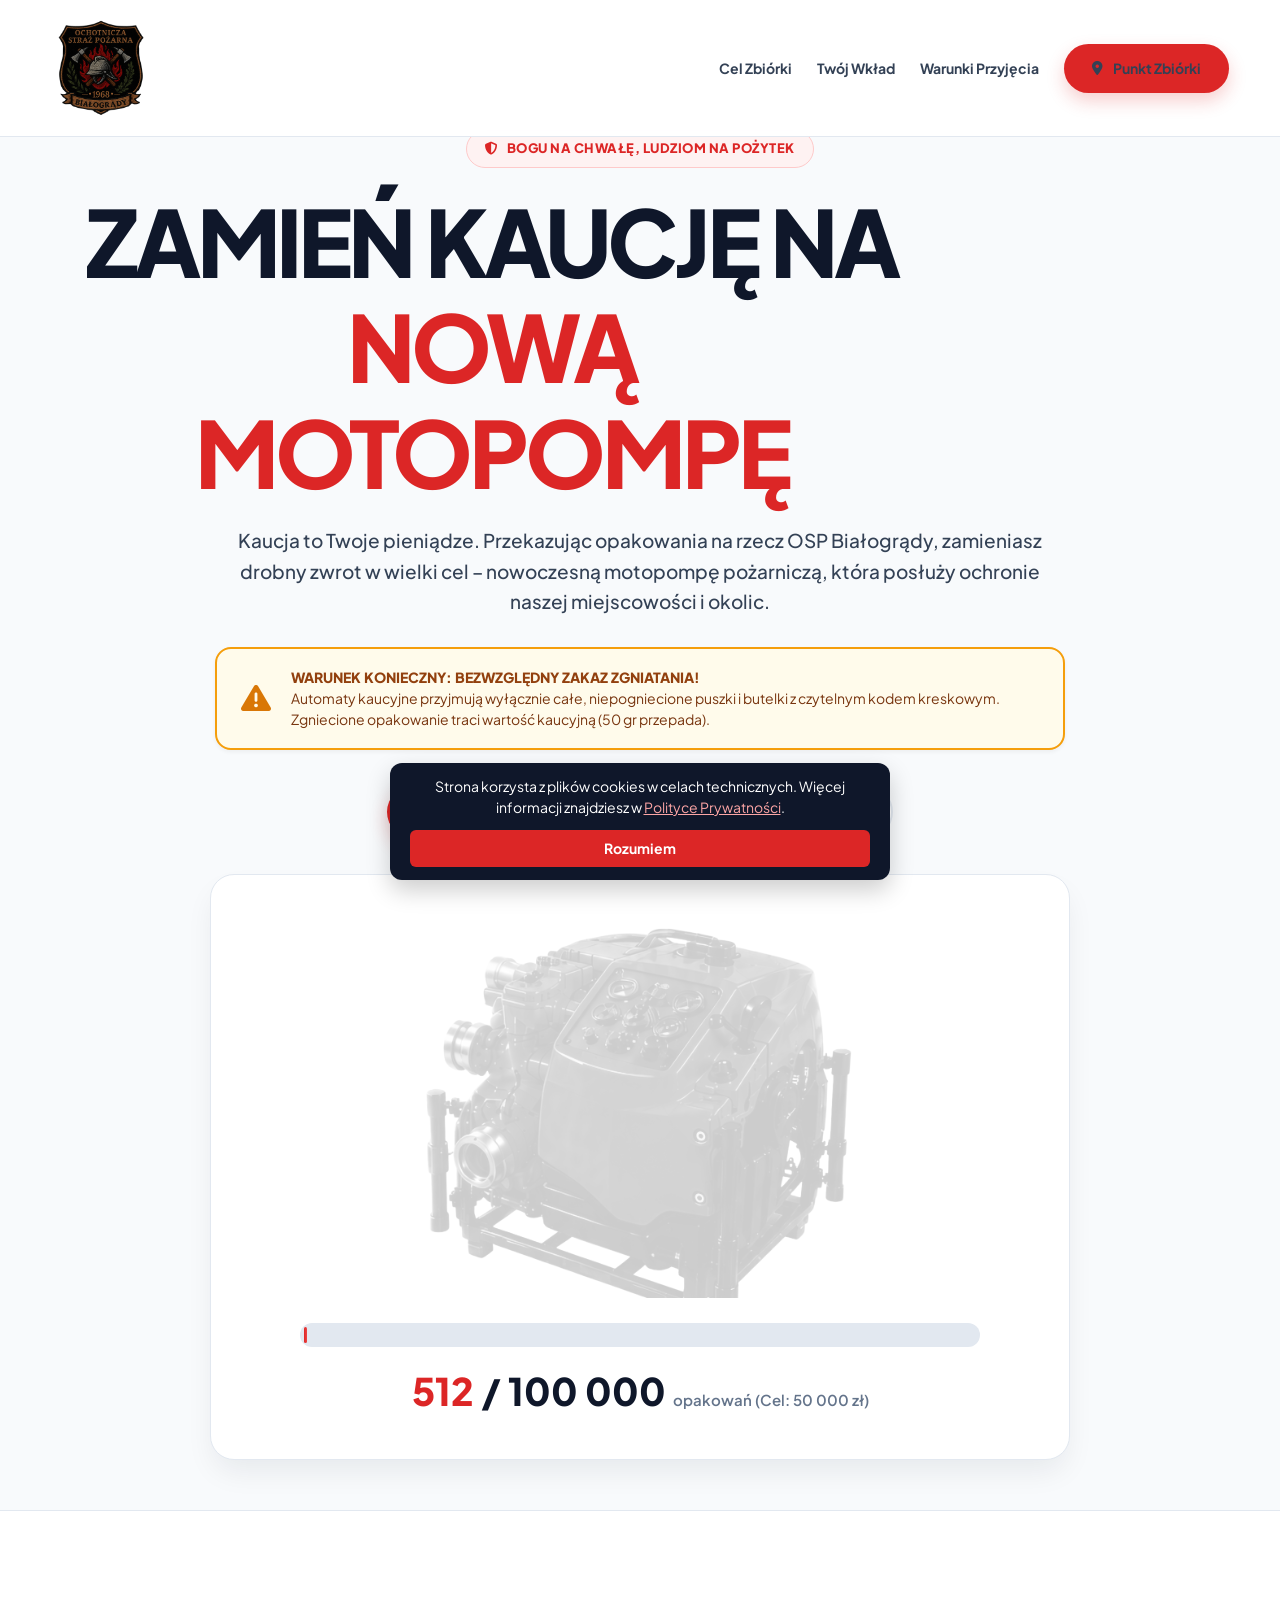
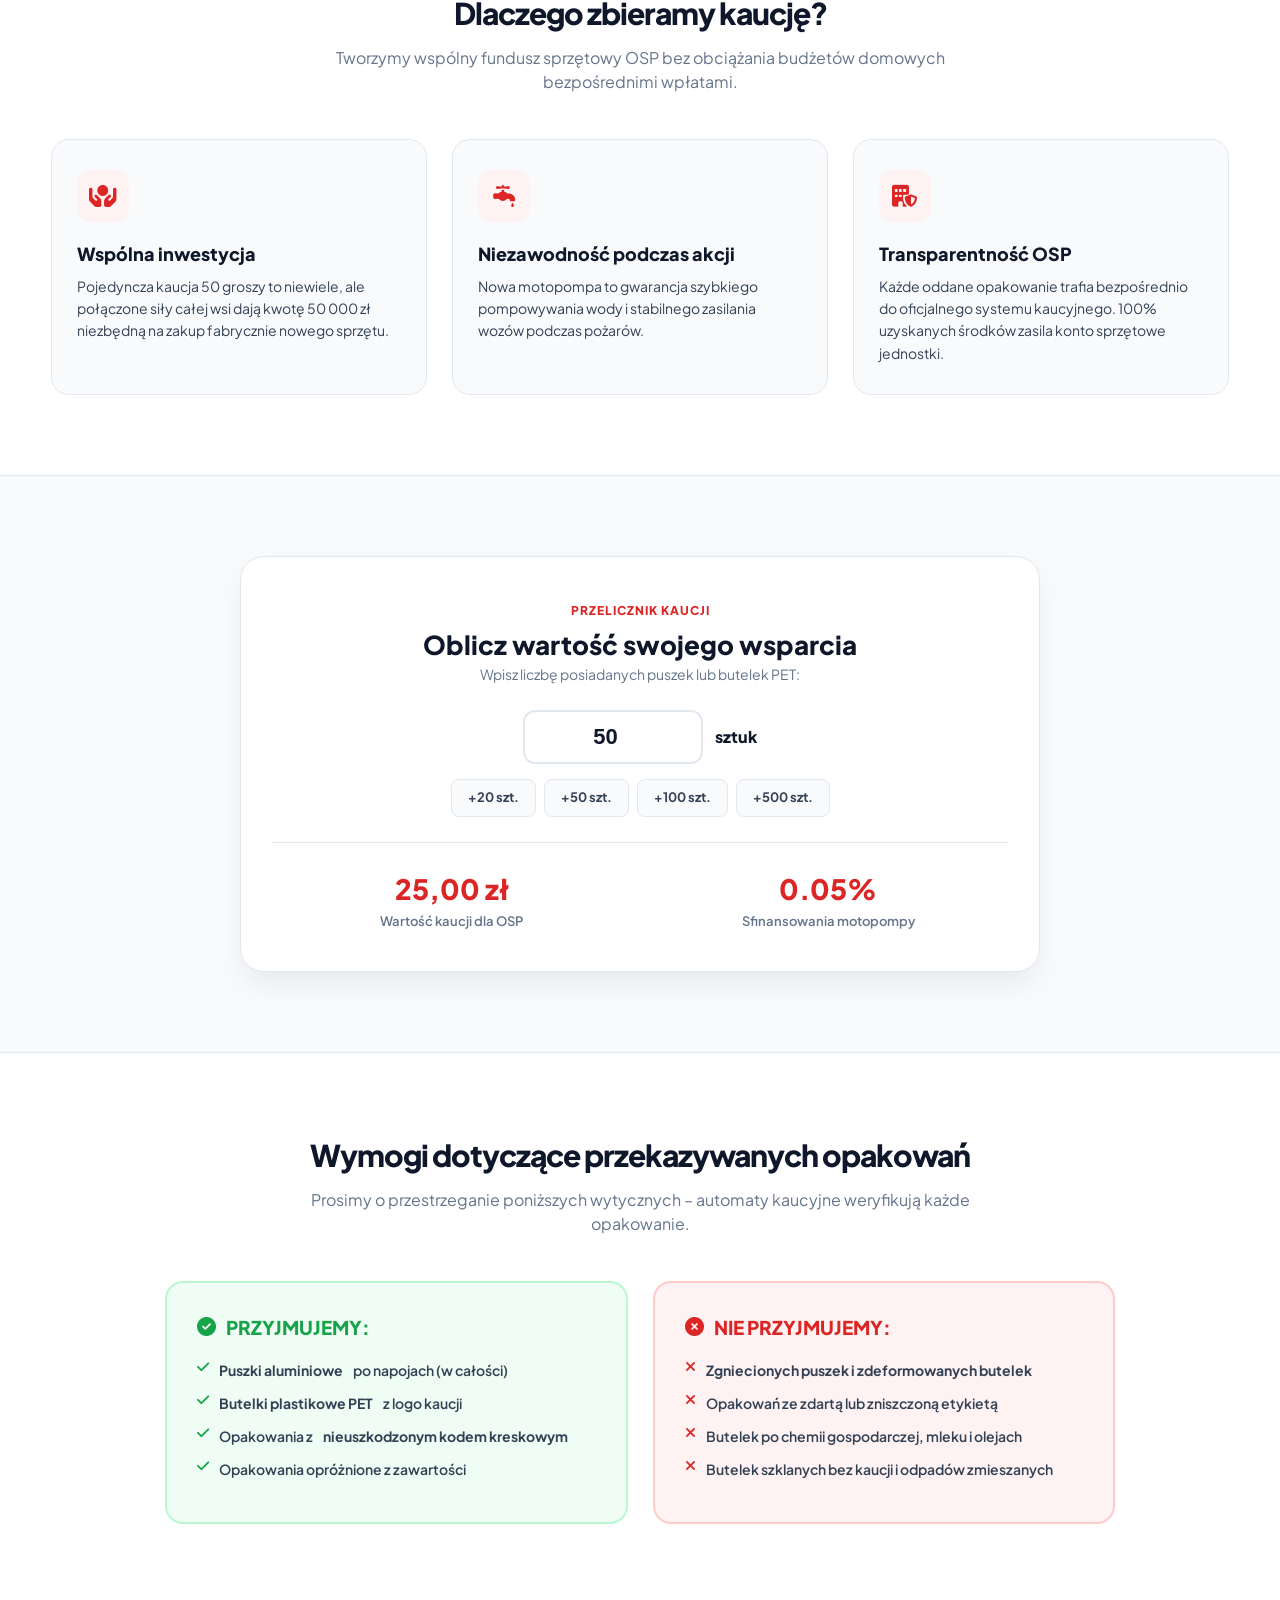
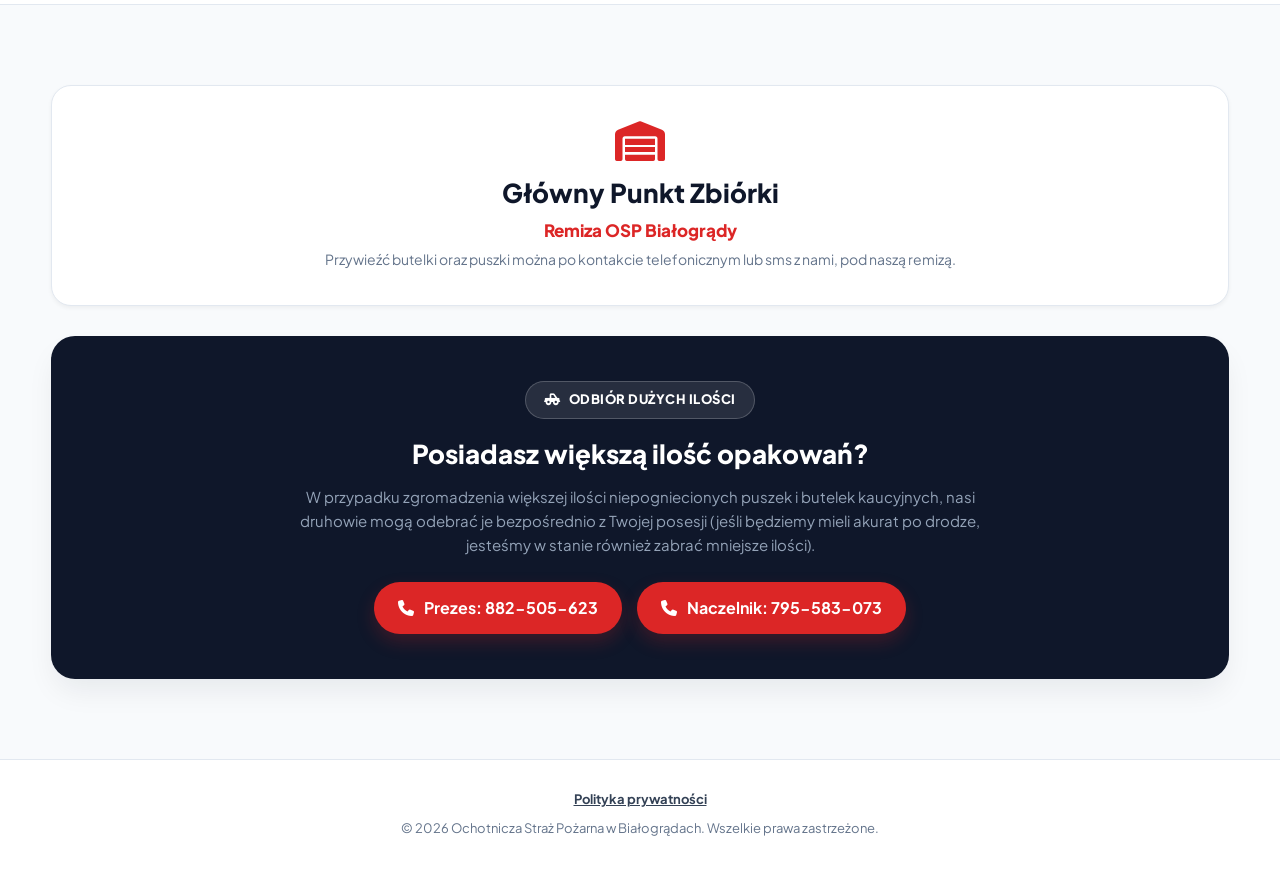
<file: butelki.html>
<!DOCTYPE html>
<html lang="pl">
<head>
    <meta charset="UTF-8">
    <meta name="viewport" content="width=device-width, initial-scale=1.0">
    <title>Zbiórka Kaucyjna na Motopompę | OSP Białogrądy</title>
    
    <!-- Favicon / Ikona strony w karcie przeglądarki -->
    <link rel="icon" type="image/png" href="assets/img/logo.png">
    
	<meta property="og:type" content="website">
<link rel="manifest" href="manifest.webmanifest">
<link rel="canonical" href="https://osp-bialogrady.github.io/butelki.html">
<meta property="og:title"
content="Zbiórka 100 000 butelek | OSP Białogrądy">

<meta property="og:description"
content="Oddaj butelki i puszki kaucyjne, aby pomóc OSP Białogrądy w zakupie nowej motopompy pożarniczej.">

<meta property="og:image"
content="https://osp-bialogrady.github.io/assets/img/sharebuteki.png">

<meta property="og:url"
content="https://osp-bialogrady.github.io/butelki.html">

<meta name="twitter:card" content="summary_large_image">

<meta name="twitter:title"
content="Zbiórka 100 000 butelek | OSP Białogrądy">

<meta name="twitter:description"
content="Pomóż nam zebrać środki na nową motopompę, przekazując opakowania kaucyjne.">

<meta name="twitter:image"
content="https://osp-bialogrady.github.io/assets/img/sharebuteki.png">

    <!-- Fonty i Ikony -->
    <link href="https://fonts.googleapis.com/css2?family=Plus+Jakarta+Sans:wght@400;500;600;700;800;900&display=swap" rel="stylesheet">
    <link rel="stylesheet" href="https://cdnjs.cloudflare.com/ajax/libs/font-awesome/6.6.0/css/all.min.css">
    <link rel="canonical" href="https://osp-bialogrady.github.io/butelki.html">
    <style>
        :root {
            --brand-red: #dc2626;
            --brand-red-hover: #b91c1c;
            --brand-navy: #0f172a;
            --brand-slate: #334155;
            --bg-light: #f8fafc;
            --bg-card: #ffffff;
            --text-main: #0f172a;
            --text-muted: #64748b;
            --border: #e2e8f0;
            --shadow-sm: 0 2px 4px rgba(0, 0, 0, 0.05);
            --shadow-lg: 0 15px 30px -5px rgba(15, 23, 42, 0.08);
        }

        * { margin:0; padding:0; box-sizing:border-box; }
        html { scroll-behavior:smooth; }
        body { background: var(--bg-light); color: var(--text-main); font-family: 'Plus Jakarta Sans', sans-serif; line-height: 1.5; }
        .container { width: min(1180px, 92%); margin: auto; }

        /* NAVBAR */
        #navbar { position: fixed; top:0; left:0; width:100%; z-index:1000; padding: 16px 0; background: rgba(255, 255, 255, 0.96); backdrop-filter: blur(12px); border-bottom: 1px solid var(--border); }
        .nav-container { display: flex; justify-content: space-between; align-items: center; position: relative; }
        .logo { font-size: 20px; font-weight: 900; color: var(--brand-navy); text-decoration: none; display: flex; align-items: center; gap: 10px; letter-spacing: -0.5px; }
        
        .menu-toggle { display: none; background: none; border: none; font-size: 26px; color: var(--brand-navy); cursor: pointer; transition: 0.2s; }
        .menu-toggle:hover { color: var(--brand-red); }
        
        .nav-links { display: flex; list-style:none; gap: 25px; align-items:center; }
        .nav-links a { color: var(--brand-slate); font-size: 14px; font-weight: 700; text-decoration: none; transition: .2s; }
        .nav-links a:hover { color: var(--brand-red); }

        /* BUTTONS */
        .btn { display: inline-flex; align-items: center; justify-content: center; gap: 10px; padding: 14px 28px; border-radius: 50px; font-weight: 700; transition: .25s; text-decoration: none; border: none; cursor: pointer; font-size: 15px; }
        .btn-primary { background: var(--brand-red); color:#fff; box-shadow: 0 8px 18px rgba(220, 38, 38, 0.22); }
        .btn-primary:hover { background: var(--brand-red-hover); transform: translateY(-2px); box-shadow: 0 12px 22px rgba(220, 38, 38, 0.32); }
        .btn-outline { background: #fff; color: var(--brand-navy); border: 2px solid var(--border); }
        .btn-outline:hover { border-color: var(--brand-navy); transform: translateY(-2px); }

        /* HERO SECTION */
        .hero { padding: 130px 0 50px; text-align: center; }
        .trust-badge { display: inline-flex; align-items: center; gap: 8px; padding: 8px 18px; border-radius: 50px; background: #fef2f2; border: 1px solid #fecaca; color: var(--brand-red); font-size: 13px; font-weight: 800; letter-spacing: 0.5px; margin-bottom: 20px; text-transform: uppercase; }
        .hero-title { font-size: clamp(32px, 5vw, 62px); font-weight: 900; color: var(--brand-navy); line-height: 1.15; letter-spacing: -1.5px; margin-bottom: 20px; }
        .hero-title span { color: var(--brand-red); }
        .hero-subtitle { font-size: clamp(16px, 1.8vw, 19px); color: var(--brand-slate); max-width: 820px; margin: 0 auto 30px; font-weight: 500; line-height: 1.6; }
        .hero-actions { display: flex; gap: 15px; justify-content: center; flex-wrap: wrap; margin-bottom: 35px; }

        /* BANNER OSTRZEGAWCZY */
        .alert-banner { background: #fffbeb; border: 2px solid #f59e0b; border-radius: 16px; padding: 18px 24px; max-width: 850px; margin: 0 auto 35px; text-align: left; display: flex; align-items: center; gap: 20px; box-shadow: var(--shadow-sm); }
        .alert-icon { font-size: 30px; color: #d97706; flex-shrink: 0; }
        .alert-text { font-size: 14px; line-height: 1.5; color: #78350f; }
        .alert-text strong { color: #92400e; font-weight: 800; text-transform: uppercase; }

        /* KARTA MOTOPOMPY I WYPEŁNIENIE OBRAZKA */
        .pump-card { background: var(--bg-card); border-radius: 24px; padding: 40px 30px; border: 1px solid var(--border); box-shadow: var(--shadow-lg); max-width: 860px; margin: auto; }
        .pump-container { position: relative; width: 100%; max-width: 680px; margin: 0 auto 25px; aspect-ratio: 16/9; }
        .pump-img { width: 100%; height: 100%; object-fit: contain; display: block; }
        .pump-bg { filter: grayscale(1) opacity(0.2); }
        .pump-fg { position: absolute; top: 0; left: 0; width: 100%; height: 100%; clip-path: inset(0 calc(100% - var(--fill-percent, 0%)) 0 0); transition: clip-path 1.8s cubic-bezier(0.16, 1, 0.3, 1); }
        .progress-box { width: 100%; max-width: 680px; margin: 0 auto 15px; background: #e2e8f0; padding: 4px; border-radius: 50px; }
        .progress-bar-fill { height: 16px; width: 0%; background: linear-gradient(90deg, #dc2626, #ef4444); border-radius: 50px; transition: width 1.8s cubic-bezier(0.16, 1, 0.3, 1); }
        .counter-display { font-size: clamp(24px, 3.8vw, 38px); font-weight: 900; color: var(--brand-navy); }
        .counter-display span.current { color: var(--brand-red); }

        /* SEKCJA: O ZBIÓRCE */
        .about-section { padding: 80px 0; background: #ffffff; border-top: 1px solid var(--border); border-bottom: 1px solid var(--border); }
        .section-header { text-align: center; margin-bottom: 45px; }
        .section-title { font-size: clamp(24px, 4vw, 30px); font-weight: 900; color: var(--brand-navy); letter-spacing: -1px; margin-bottom: 10px; }
        .section-desc { color: var(--text-muted); font-size: 16px; max-width: 700px; margin: auto; }
        .about-grid { display: grid; grid-template-columns: repeat(auto-fit, minmax(280px, 1fr)); gap: 25px; }
        .about-card { background: var(--bg-light); border: 1px solid var(--border); border-radius: 18px; padding: 30px 25px; }
        .about-icon { width: 52px; height: 52px; border-radius: 14px; background: #fef2f2; color: var(--brand-red); display: flex; align-items: center; justify-content: center; font-size: 22px; margin-bottom: 18px; }
        .about-title { font-size: 18px; font-weight: 800; color: var(--brand-navy); margin-bottom: 8px; }
        .about-desc { color: var(--brand-slate); font-size: 14px; line-height: 1.6; }

        /* KALKULATOR */
        .calc-section { padding: 80px 0; }
        .calc-box { background: #ffffff; border: 1px solid var(--border); border-radius: 24px; padding: 40px 30px; max-width: 800px; margin: auto; box-shadow: var(--shadow-lg); }
        .calc-input-group { display: flex; justify-content: center; align-items: center; gap: 12px; margin: 25px 0 15px; flex-wrap: wrap; }
        .calc-input { width: 180px; padding: 12px 16px; border: 2px solid var(--border); border-radius: 12px; font-size: 22px; font-weight: 800; color: var(--brand-navy); text-align: center; outline: none; transition: .2s; }
        .calc-input:focus { border-color: var(--brand-red); }
        .quick-btns { display: flex; gap: 8px; justify-content: center; flex-wrap: wrap; margin-bottom: 25px; }
        .btn-quick { padding: 8px 16px; background: var(--bg-light); border: 1px solid var(--border); border-radius: 8px; font-size: 13px; font-weight: 700; color: var(--brand-slate); cursor: pointer; transition: .2s; }
        .btn-quick:hover { background: #e2e8f0; color: var(--brand-navy); }
        .calc-result { display: grid; grid-template-columns: repeat(auto-fit, minmax(180px, 1fr)); gap: 15px; padding-top: 25px; border-top: 1px solid var(--border); text-align: center; }
        .res-number { font-size: 28px; font-weight: 900; color: var(--brand-red); }
        .res-label { font-size: 13px; color: var(--text-muted); font-weight: 600; margin-top: 2px; }

        /* ZASADY ZBIÓRKI */
        .rules-section { padding: 80px 0; background: #ffffff; border-top: 1px solid var(--border); border-bottom: 1px solid var(--border); }
        .rules-box { display: grid; grid-template-columns: repeat(auto-fit, minmax(300px, 1fr)); gap: 25px; max-width: 950px; margin: auto; }
        .rule-card { padding: 30px; border-radius: 18px; }
        .rule-card.yes { background: #f0fdf4; border: 2px solid #bbf7d0; }
        .rule-card.no { background: #fef2f2; border: 2px solid #fecaca; }
        .rule-title { font-size: 19px; font-weight: 900; margin-bottom: 18px; display: flex; align-items: center; gap: 10px; }
        .rule-list { list-style: none; }
        .rule-list li { margin-bottom: 12px; color: var(--brand-slate); font-size: 14px; display: flex; align-items: flex-start; gap: 10px; line-height: 1.5; font-weight: 600; }

        /* LOCATION & TRANSPORT */
        .action-section { padding: 80px 0; }
        .location-card { background: #ffffff; border: 1px solid var(--border); border-radius: 20px; padding: 35px; text-align: center; margin-bottom: 30px; box-shadow: var(--shadow-sm); }
        .location-card i { font-size: 40px; color: var(--brand-red); margin-bottom: 12px; }
        .pickup-box { background: var(--brand-navy); color: #ffffff; border-radius: 24px; padding: 45px 35px; text-align: center; box-shadow: var(--shadow-lg); }
        .pickup-title { font-size: clamp(20px, 4vw, 26px); font-weight: 900; margin-bottom: 12px; }
        .pickup-desc { color: #94a3b8; font-size: 15px; max-width: 680px; margin: 0 auto 25px; line-height: 1.6; }
        .pickup-btns { display: flex; gap: 15px; justify-content: center; flex-wrap: wrap; }

        /* FOOTER */
        footer { border-top: 1px solid var(--border); padding: 30px 0; text-align: center; color: var(--text-muted); font-size: 13px; background: #ffffff; }
        .footer-content { display: flex; flex-direction: column; gap: 10px; align-items: center; }

        /* BANNER COOKIES */
        #simple-cookie-banner { position: fixed; bottom: 20px; left: 50%; transform: translateX(-50%); width: min(90%, 500px); background: var(--brand-navy); color: #ffffff; padding: 16px 20px; border-radius: 12px; display: flex; flex-direction: column; gap: 12px; box-shadow: 0 10px 25px rgba(0,0,0,0.2); z-index: 2000; font-size: 14px; text-align: center; }
        #simple-cookie-banner a { color: #fca5a5; text-decoration: underline; }
        #simple-cookie-banner button { background: var(--brand-red); color: white; border: none; padding: 8px 16px; border-radius: 6px; font-weight: 700; cursor: pointer; transition: 0.2s; }
        #simple-cookie-banner button:hover { background: var(--brand-red-hover); }

        /* MEDIA QUERIES */
        @media (max-width: 992px) {
            .hero-title { font-size: 42px; }
        }

        @media (max-width: 768px) {
            .menu-toggle { display: block; }
            .nav-links {
                position: absolute;
                top: 100%;
                left: 0;
                width: 100%;
                background: rgba(255, 255, 255, 0.98);
                backdrop-filter: blur(12px);
                flex-direction: column;
                padding: 20px 0;
                border-bottom: 1px solid var(--border);
                box-shadow: 0 10px 15px -3px rgba(0,0,0,0.1);
                opacity: 0;
                pointer-events: none;
                transform: translateY(-10px);
                transition: all 0.3s ease-in-out;
            }
            .nav-links.active {
                opacity: 1;
                pointer-events: auto;
                transform: translateY(0);
            }
            .nav-links li { width: 100%; text-align: center; }
            .nav-links a { display: block; padding: 10px; font-size: 16px; }
            .nav-links .btn { display: inline-flex; width: 90%; margin-top: 10px; }
            
            .hero { padding: 100px 0 40px; }
            .alert-banner { flex-direction: column; text-align: center; gap: 12px; padding: 15px; }
            .hero-actions .btn, .pickup-btns .btn { width: 100%; }
            .pump-card { padding: 25px 15px; }
            
            .about-section, .calc-section, .rules-section, .action-section { padding: 50px 0; }
            .calc-box { padding: 30px 15px; }
            .pickup-box { padding: 30px 20px; }
        }
    </style>
	<script type="application/ld+json">
{
  "@context":"https://schema.org",
  "@type":"WebPage",
  "name":"Zbiórka 100 000 butelek",
  "url":"https://osp-bialogrady.github.io/butelki.html",
  "description":"Zbiórka butelek i puszek kaucyjnych prowadzona przez OSP Białogrądy na zakup nowej motopompy pożarniczej.",
  "isPartOf":{
    "@type":"WebSite",
    "name":"OSP Białogrądy",
    "url":"https://osp-bialogrady.github.io/"
  }
}
</script>
	
    <link rel="stylesheet" href="assets/css/quality-overrides.css">
</head>
<body>

<!-- NAVBAR -->
<nav id="navbar">
    <div class="container nav-container">
        <a href="/" class="logo">
            <img src="assets/img/logo.png" alt="Logo OSP Białogrądy" style="height: 60px; width: auto;">
        </a>
        <button class="menu-toggle" id="mobile-menu-btn" aria-label="Otwórz menu">
            <i class="fa-solid fa-bars"></i>
        </button>
        <ul class="nav-links">
            <li><a href="#o-zbiorce">Cel Zbiórki</a></li>
            <li><a href="#kalkulator">Twój Wkład</a></li>
            <li><a href="#zasady">Warunki Przyjęcia</a></li>
            <li><a href="#remiza" class="btn btn-primary"><i class="fa-solid fa-location-dot"></i> Punkt Zbiórki</a></li>
        </ul>
    </div>
</nav>

<!-- HERO SECTION -->
<header class="hero">
    <div class="container">
        <div class="trust-badge">
            <i class="fa-solid fa-shield-halved"></i> Bogu na chwałę, ludziom na pożytek
        </div>
        <h1 class="hero-title">ZAMIEŃ KAUCJĘ NA <span>NOWĄ MOTOPOMPĘ</span></h1>
        <p class="hero-subtitle">
            Kaucja to Twoje pieniądze. Przekazując opakowania na rzecz OSP Białogrądy, zamieniasz drobny zwrot w wielki cel – nowoczesną motopompę pożarniczą, która posłuży ochronie naszej miejscowości i okolic.
        </p>

        <!-- BANNER OSTRZEGAWCZY -->
        <div class="alert-banner">
            <i class="fa-solid fa-triangle-exclamation alert-icon"></i>
            <div class="alert-text">
                <strong>Warunek konieczny: BEZWZGLĘDNY ZAKAZ ZGNIATANIA!</strong><br>
                Automaty kaucyjne przyjmują wyłącznie całe, niepogniecione puszki i butelki z czytelnym kodem kreskowym. Zgniecione opakowanie traci wartość kaucyjną (50 gr przepada).
            </div>
        </div>

        <div class="hero-actions">
            <a href="#remiza" class="btn btn-primary"><i class="fa-solid fa-dumpster"></i> Odbiór przy remizie</a>
            <a href="#odbior" class="btn btn-outline"><i class="fa-solid fa-truck-pickup"></i> Odbiór większych ilości</a>
        </div>

        <!-- PUMP FILL CARD -->
        <div class="pump-card">
            <div class="pump-container" id="pumpContainer">
                <img class="pump-img pump-bg" src="assets/img/motopompa.png" alt="Motopompa" onerror="this.src='https://placehold.co/680x380/e2e8f0/64748b?text=Brak+pliku+motopompa.png'">
                <div class="pump-fg">
                    <img class="pump-img" src="assets/img/motopompa.png" alt="Motopompa Wypełnienie" onerror="this.src='https://placehold.co/680x380/dc2626/ffffff?text=Brak+pliku+motopompa.png'">
                </div>
            </div>

            <div class="progress-box">
                <div class="progress-bar-fill" id="progressBar"></div>
            </div>
            <div class="counter-display">
                <span class="current" id="counter">0</span> / 100 000 <small style="font-size:15px; color:var(--text-muted); font-weight:600;">opakowań (Cel: 50 000 zł)</small>
            </div>
        </div>
    </div>
</header>

<!-- SEKCJA: O ZBIÓRCE -->
<section class="about-section" id="o-zbiorce">
    <div class="container">
        <div class="section-header">
            <h2 class="section-title">Dlaczego zbieramy kaucję?</h2>
            <p class="section-desc">Tworzymy wspólny fundusz sprzętowy OSP bez obciążania budżetów domowych bezpośrednimi wpłatami.</p>
        </div>

        <div class="about-grid">
            <div class="about-card">
                <div class="about-icon"><i class="fa-solid fa-hands-holding-circle"></i></div>
                <h3 class="about-title">Wspólna inwestycja</h3>
                <p class="about-desc">Pojedyncza kaucja 50 groszy to niewiele, ale połączone siły całej wsi dają kwotę 50 000 zł niezbędną na zakup fabrycznie nowego sprzętu.</p>
            </div>

            <div class="about-card">
                <div class="about-icon"><i class="fa-solid fa-faucet-drip"></i></div>
                <h3 class="about-title">Niezawodność podczas akcji</h3>
                <p class="about-desc">Nowa motopompa to gwarancja szybkiego pompowywania wody i stabilnego zasilania wozów podczas pożarów.</p>
            </div>

            <div class="about-card">
                <div class="about-icon"><i class="fa-solid fa-building-shield"></i></div>
                <h3 class="about-title">Transparentność OSP</h3>
                <p class="about-desc">Każde oddane opakowanie trafia bezpośrednio do oficjalnego systemu kaucyjnego. 100% uzyskanych środków zasila konto sprzętowe jednostki.</p>
            </div>
        </div>
    </div>
</section>

<!-- SEKCJA: KALKULATOR -->
<section class="calc-section" id="kalkulator">
    <div class="container">
        <div class="calc-box">
            <div style="text-align:center;">
                <span style="color:var(--brand-red); font-weight:800; text-transform:uppercase; font-size:12px; letter-spacing:1px;">Przelicznik Kaucji</span>
                <h2 style="font-size: clamp(22px, 4vw, 26px); font-weight:900; color:var(--brand-navy); margin-top:4px;">Oblicz wartość swojego wsparcia</h2>
                <p style="color:var(--text-muted); font-size:14px;">Wpisz liczbę posiadanych puszek lub butelek PET:</p>
            </div>

            <div class="calc-input-group">
                <input type="number" id="bottleInput" class="calc-input" value="50" min="1" max="100000">
                <span style="font-weight:800; color:var(--brand-navy); font-size:16px;">sztuk</span>
            </div>

            <div class="quick-btns">
                <button class="btn-quick" onclick="addBottles(20)">+20 szt.</button>
                <button class="btn-quick" onclick="addBottles(50)">+50 szt.</button>
                <button class="btn-quick" onclick="addBottles(100)">+100 szt.</button>
                <button class="btn-quick" onclick="addBottles(500)">+500 szt.</button>
            </div>

            <div class="calc-result">
                <div>
                    <div class="res-number" id="cashVal">25,00 zł</div>
                    <div class="res-label">Wartość kaucji dla OSP</div>
                </div>
                <div>
                    <div class="res-number" id="percentVal">0.05%</div>
                    <div class="res-label">Sfinansowania motopompy</div>
                </div>
            </div>
        </div>
    </div>
</section>

<!-- SEKCJA: ZASADY ZBIÓRKI -->
<section class="rules-section" id="zasady">
    <div class="container">
        <div class="section-header">
            <h2 class="section-title">Wymogi dotyczące przekazywanych opakowań</h2>
            <p class="section-desc">Prosimy o przestrzeganie poniższych wytycznych – automaty kaucyjne weryfikują każde opakowanie.</p>
        </div>

        <div class="rules-box">
            <div class="rule-card yes">
                <h3 class="rule-title" style="color:#16a34a;"><i class="fa-solid fa-circle-check"></i> PRZYJMUJEMY:</h3>
                <ul class="rule-list">
                    <li><i class="fa-solid fa-check" style="color:#16a34a;"></i> <strong>Puszki aluminiowe</strong> po napojach (w całości)</li>
                    <li><i class="fa-solid fa-check" style="color:#16a34a;"></i> <strong>Butelki plastikowe PET</strong> z logo kaucji</li>
                    <li><i class="fa-solid fa-check" style="color:#16a34a;"></i> Opakowania z <strong>nieuszkodzonym kodem kreskowym</strong></li>
                    <li><i class="fa-solid fa-check" style="color:#16a34a;"></i> Opakowania opróżnione z zawartości</li>
                </ul>
            </div>

            <div class="rule-card no">
                <h3 class="rule-title" style="color:#dc2626;"><i class="fa-solid fa-circle-xmark"></i> NIE PRZYJMUJEMY:</h3>
                <ul class="rule-list">
                    <li><i class="fa-solid fa-xmark" style="color:#dc2626;"></i> <strong>Zgniecionych puszek i zdeformowanych butelek</strong></li>
                    <li><i class="fa-solid fa-xmark" style="color:#dc2626;"></i> Opakowań ze zdartą lub zniszczoną etykietą</li>
                    <li><i class="fa-solid fa-xmark" style="color:#dc2626;"></i> Butelek po chemii gospodarczej, mleku i olejach</li>
                    <li><i class="fa-solid fa-xmark" style="color:#dc2626;"></i> Butelek szklanych bez kaucji i odpadów zmieszanych</li>
                </ul>
            </div>
        </div>
    </div>
</section>

<!-- SEKCJA: PUNKT ZBIÓRKI I ODBIÓR -->
<section class="action-section" id="remiza">
    <div class="container">
        <!-- PUNKT STACJONARNY -->
        <div class="location-card">
            <i class="fa-solid fa-warehouse"></i>
            <h2 style="font-size:26px; font-weight:900; color:var(--brand-navy); margin-bottom:6px;">Główny Punkt Zbiórki</h2>
            <p style="font-size: 17px; color: var(--brand-red); font-weight:800; margin-bottom: 6px;">Remiza OSP Białogrądy</p>
            <p style="color: var(--text-muted); font-size:14px;">Przywieźć butelki oraz puszki można po kontakcie telefonicznym lub sms z nami, pod naszą remizą.</p>
        </div>

        <!-- ODBIÓR Z POSESJI -->
        <div class="pickup-box" id="odbior">
            <div class="trust-badge" style="background:rgba(255,255,255,0.1); border-color:rgba(255,255,255,0.2); color:#fff; margin-bottom:15px;">
                <i class="fa-solid fa-truck-pickup"></i> ODBIÓR DUŻYCH ILOŚCI
            </div>
            <h2 class="pickup-title">Posiadasz większą ilość opakowań? </h2>
            <p class="pickup-desc">
                W przypadku zgromadzenia większej ilości niepogniecionych puszek i butelek kaucyjnych, nasi druhowie mogą odebrać je bezpośrednio z Twojej posesji (jeśli będziemy mieli akurat po drodze, jesteśmy w stanie również zabrać mniejsze ilości).
            </p>
            <div class="pickup-btns">
                <a href="tel:882505623" class="btn btn-primary" style="font-size:16px; padding: 14px 24px;">
                    <i class="fa-solid fa-phone"></i> Prezes: 882-505-623
                </a>
                <a href="tel:795583073" class="btn btn-primary" style="font-size:16px; padding: 14px 24px;">
                    <i class="fa-solid fa-phone"></i> Naczelnik: 795-583-073
                </a>
            </div>
        </div>
    </div>
</section>

<footer>
    <div class="container footer-content">
        <a href="polityka.html" style="color: var(--brand-slate); font-weight: 700; text-decoration: underline;">Polityka prywatności</a>
        <p>&copy; 2026 Ochotnicza Straż Pożarna w Białogrądach. Wszelkie prawa zastrzeżone.</p>
    </div>
</footer>

<!-- BANNER COOKIES -->
<div id="simple-cookie-banner" style="display: none;">
    <p>Strona korzysta z plików cookies w celach technicznych. Więcej informacji znajdziesz w <a href="polityka.html" target="_blank">Polityce Prywatności</a>.</p>
    <button id="accept-cookies">Rozumiem</button>
</div>

<script>
    document.addEventListener('DOMContentLoaded', () => {
        // --- OBSŁUGA MOBILNEGO MENU ---
        const menuBtn = document.getElementById('mobile-menu-btn');
        const navLinks = document.querySelector('.nav-links');
        const menuIcon = menuBtn.querySelector('i');

        menuBtn.addEventListener('click', () => {
            navLinks.classList.toggle('active');
            
            if(navLinks.classList.contains('active')) {
                menuIcon.classList.remove('fa-bars');
                menuIcon.classList.add('fa-xmark');
            } else {
                menuIcon.classList.remove('fa-xmark');
                menuIcon.classList.add('fa-bars');
            }
        });

        document.querySelectorAll('.nav-links a').forEach(link => {
            link.addEventListener('click', () => {
                navLinks.classList.remove('active');
                menuIcon.classList.remove('fa-xmark');
                menuIcon.classList.add('fa-bars');
            });
        });

        // --- DANE ZBIÓRKI I ANIMACJE ---
        const currentItems = 512; 
        const targetItems = 100000;
        const percentage = Math.min((currentItems / targetItems) * 100, 100);

        setTimeout(() => {
            document.getElementById('pumpContainer').style.setProperty('--fill-percent', percentage + '%');
            document.getElementById('progressBar').style.width = percentage + '%';

            let count = 0;
            const counterEl = document.getElementById('counter');
            const step = Math.ceil(currentItems / 60);

            const timer = setInterval(() => {
                count += step;
                if (count >= currentItems) {
                    count = currentItems;
                    clearInterval(timer);
                }
                counterEl.textContent = count.toLocaleString('pl-PL');
            }, 25);
        }, 300);

        // --- OBSŁUGA KALKULATORA ---
        const bottleInput = document.getElementById('bottleInput');
        
        bottleInput.addEventListener('input', calculateKaucja);

        window.addBottles = function(amount) {
            let current = parseInt(bottleInput.value) || 0;
            bottleInput.value = current + amount;
            calculateKaucjon = calculateKaucja(); // just reference function
        };

        function calculateKaucja() {
            let val = parseInt(bottleInput.value) || 0;
            if(val < 0) val = 0;

            const cash = (val * 0.5).toFixed(2).replace('.', ',');
            const percent = ((val / 100000) * 100).toFixed(2);

            document.getElementById('cashVal').textContent = cash + ' zł';
            document.getElementById('percentVal').textContent = percent + '%';
        }

        // --- OBSŁUGA COOKIES ---
        const banner = document.getElementById("simple-cookie-banner");
        const acceptBtn = document.getElementById("accept-cookies");

        if (!localStorage.getItem("osp_cookie_accepted")) {
            banner.style.display = "flex";
        }

        acceptBtn.addEventListener("click", function() {
            localStorage.setItem("osp_cookie_accepted", "true");
            banner.style.display = "none";
        });
    });
</script>
</body>
</html>
</file>
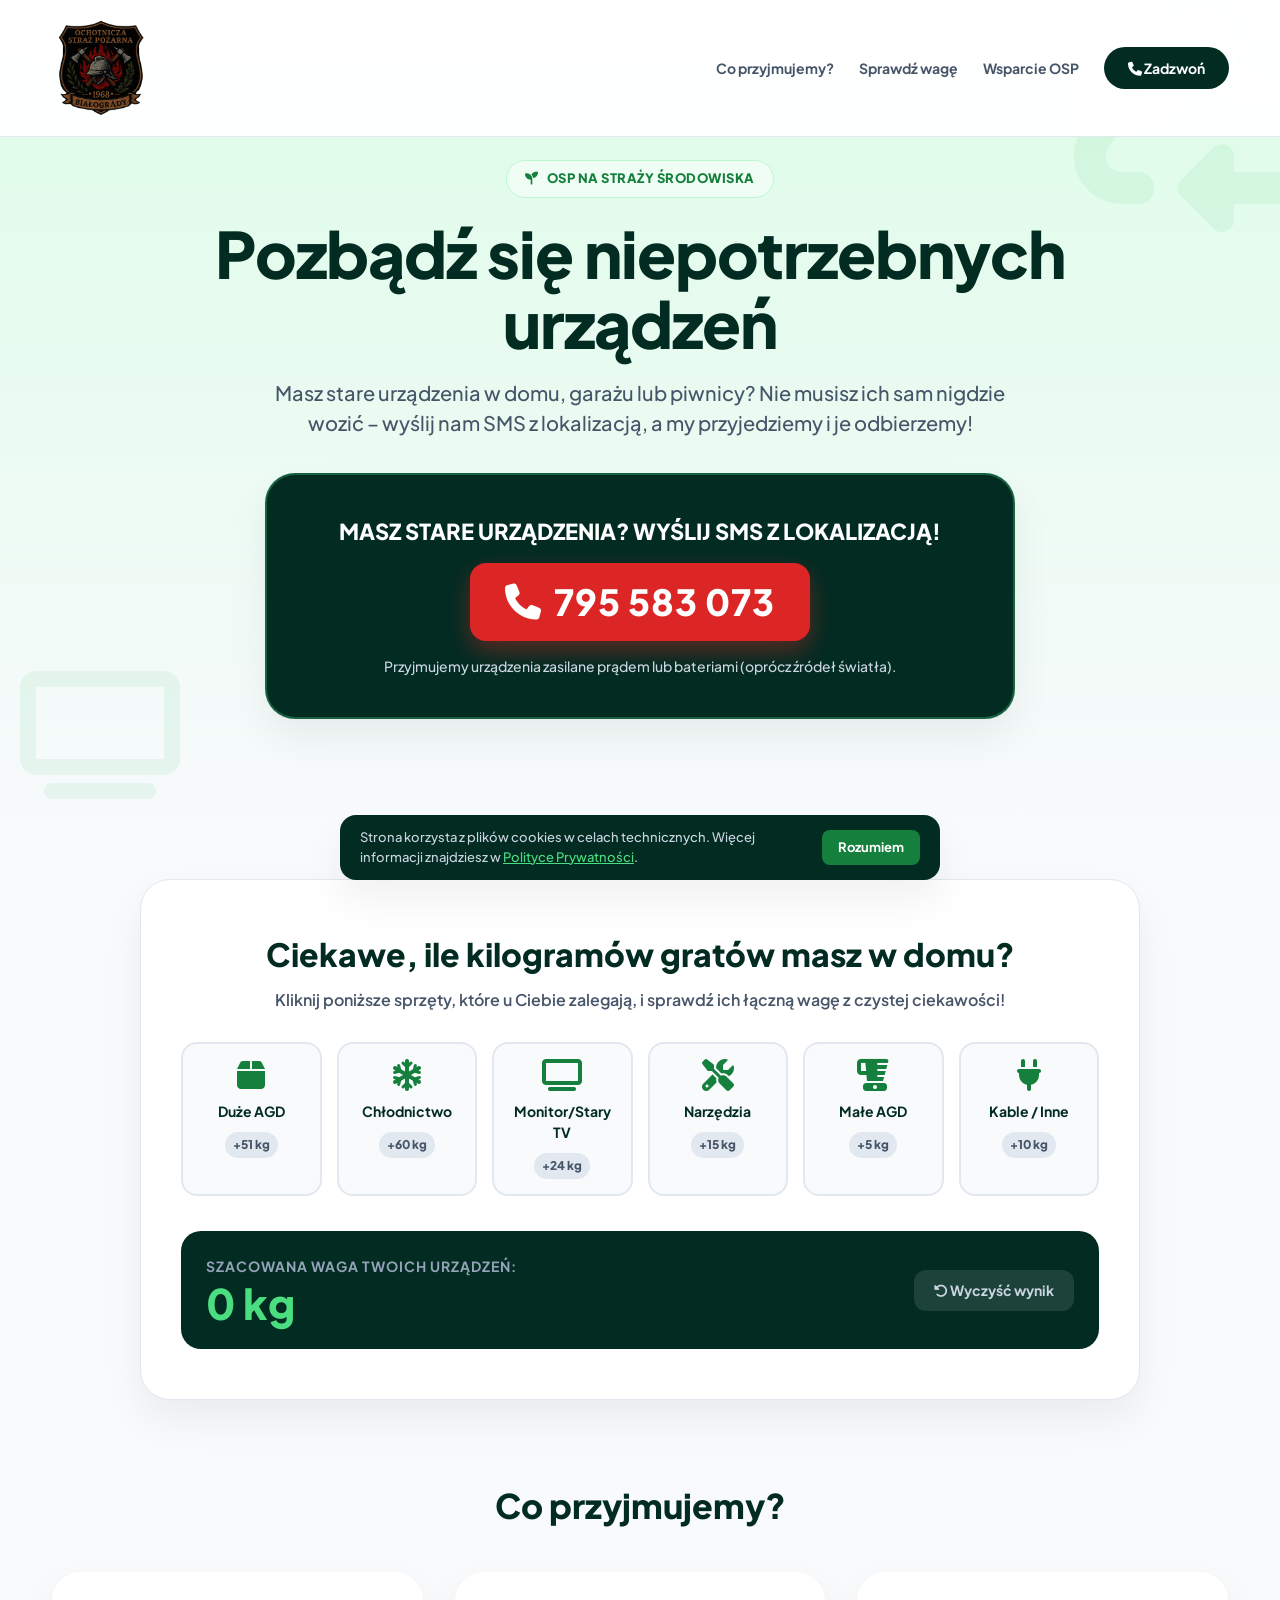
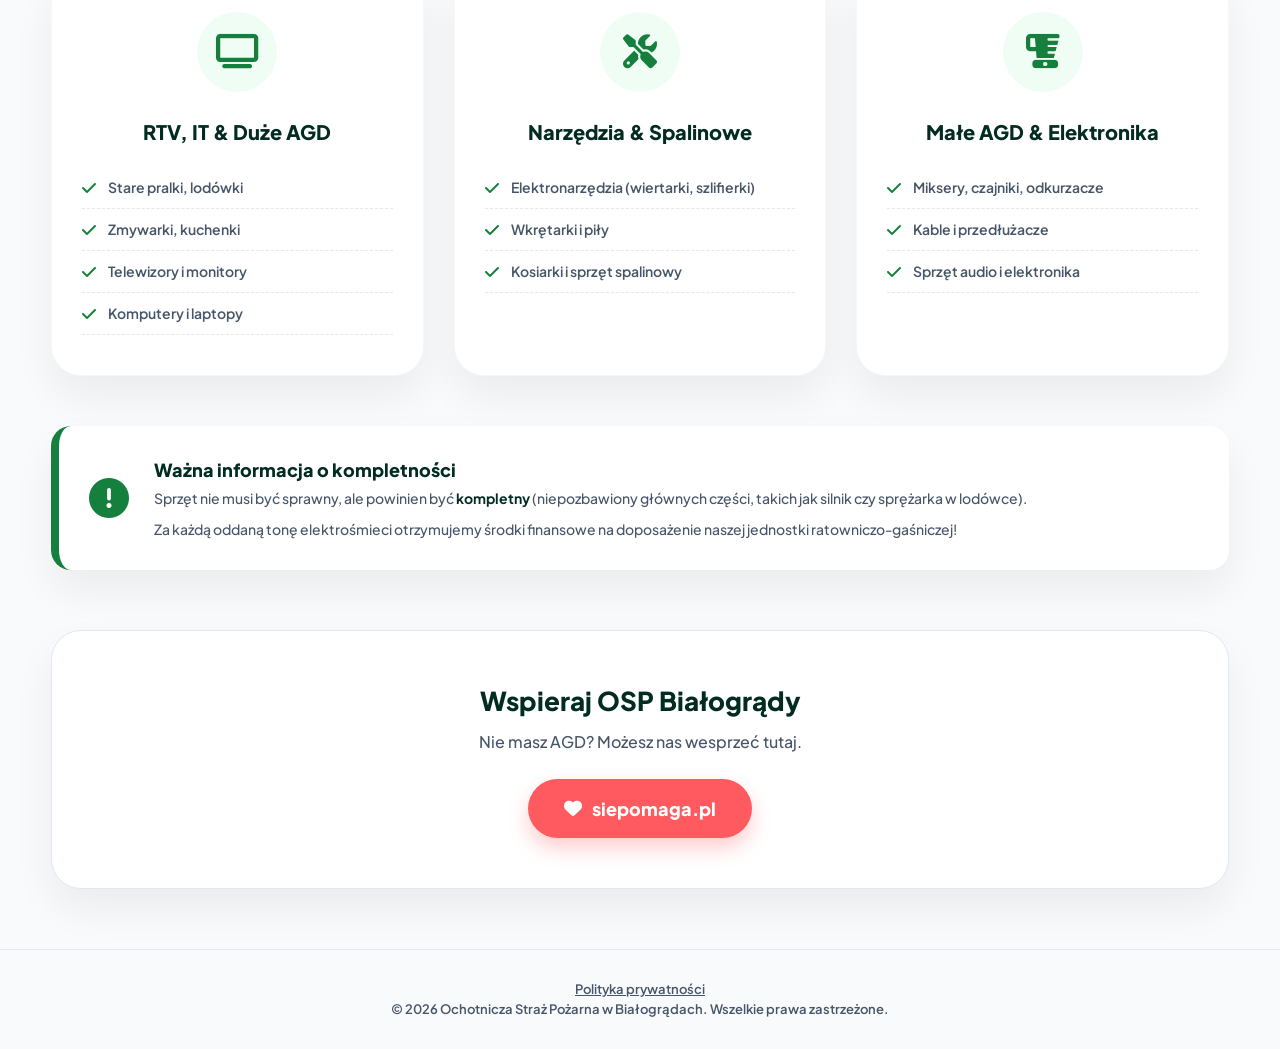
<file: elektroodpady.html>
<!DOCTYPE html>
<html lang="pl">
<head>
    <meta charset="UTF-8">
    <meta name="viewport" content="width=device-width, initial-scale=1.0">
    <title>Zbiórka Elektrośmieci | OSP Białogrądy</title>
    
    <link href="https://fonts.googleapis.com/css2?family=Plus+Jakarta+Sans:wght@400;500;600;700;800;900&display=swap" rel="stylesheet">
    <link rel="stylesheet" href="https://cdnjs.cloudflare.com/ajax/libs/font-awesome/6.6.0/css/all.min.css">
    <link rel="canonical" href="https://osp-bialogrady.github.io/butelki.html">
	  <link rel="icon" type="image/png" href="assets/img/logo.png">
	<meta property="og:type" content="website">
<link rel="manifest" href="manifest.webmanifest">
<link rel="canonical" href="https://osp-bialogrady.github.io/elektroodpady.html">
<meta property="og:title"
content="Zbiórka Elektroodpadów | OSP Białogrądy">

<meta property="og:description"
content="Masz niepotrzebny sprzęt elektryczny? Skontaktuj się z OSP Białogrądy, a odbierzemy go bezpłatnie.">

<meta property="og:image"
content="https://osp-bialogrady.github.io/assets/img/shareagd.png">

<meta property="og:url"
content="https://osp-bialogrady.github.io/elektroodpady.html">

<meta name="twitter:card" content="summary_large_image">

<meta name="twitter:title"
content="Zbiórka Elektroodpadów | OSP Białogrądy">

<meta name="twitter:description"
content="Przekaż elektroodpady i wesprzyj działalność OSP Białogrądy.">

<meta name="twitter:image"
content="https://osp-bialogrady.github.io/assets/img/shareagd.png">
    <style>
        :root {
            --brand-green: #15803d;
            --brand-green-hover: #166534;
            --brand-green-light: #dcfce7;
            --brand-dark: #022c22;
            --text-main: #0f172a;
            --text-muted: #475569;
            --bg-main: #f8fafc;
            --border: #e2e8f0;
            --shadow-lg: 0 20px 40px rgba(0,0,0,0.06);
        }

        * { margin:0; padding:0; box-sizing:border-box; }
        html { scroll-behavior:smooth; overflow-x: hidden; }
        body { background-color: var(--bg-main); color: var(--text-main); font-family: 'Plus Jakarta Sans', sans-serif; line-height: 1.5; overflow-x: hidden; }
        .container { width: min(1180px, 92%); margin: auto; }

        /* NAVBAR */
        #navbar { position: fixed; top:0; left:0; width:100%; z-index:1000; padding: 16px 0; background: rgba(255, 255, 255, 0.96); backdrop-filter: blur(12px); border-bottom: 1px solid var(--border); transition: 0.3s; }
        .nav-container { display: flex; justify-content: space-between; align-items: center; position: relative; }
        .logo { font-size: 20px; font-weight: 900; color: var(--brand-dark); text-decoration: none; display: flex; align-items: center; gap: 10px; }
        .menu-toggle { display: none; background: none; border: none; font-size: 26px; color: var(--brand-dark); cursor: pointer; transition: 0.2s; }
        .nav-links { display: flex; list-style:none; gap: 25px; align-items:center; }
        .nav-links a { color: var(--text-muted); font-size: 14px; font-weight: 700; text-decoration: none; transition: .2s; }
        .nav-links a:hover { color: var(--brand-green); }
        .nav-links a.btn-nav { background: var(--brand-dark); color: #fff; padding: 12px 24px; border-radius: 50px; }
        .nav-links a.btn-nav:hover { background: var(--brand-green); transform: translateY(-2px); }

        /* HERO PARALLAX */
        .eco-mega-hero { position: relative; padding: 160px 0 100px; background: linear-gradient(to bottom, var(--brand-green-light), var(--bg-main)); overflow: hidden; text-align: center; }
        .floating-icon { position: absolute; color: rgba(34, 197, 94, 0.08); z-index: 1; transition: transform 0.1s ease-out; }
        .fi-1 { font-size: clamp(150px, 20vw, 400px); top: -20px; right: -50px; }
        .fi-2 { font-size: clamp(80px, 10vw, 200px); bottom: 20px; left: 20px; }
        
        .eco-mega-content { position: relative; z-index: 10; max-width: 900px; margin: 0 auto; }
        .trust-badge { display: inline-flex; align-items: center; gap: 8px; padding: 8px 18px; border-radius: 50px; background: #f0fdf4; border: 1px solid #bbf7d0; color: var(--brand-green); font-size: 13px; font-weight: 800; letter-spacing: 0.5px; margin-bottom: 20px; text-transform: uppercase; }
        .eco-mega-content h1 { font-size: clamp(36px, 5vw, 65px); line-height: 1.1; margin-bottom: 20px; font-weight: 900; letter-spacing: -1px; color: var(--brand-dark); }
        .eco-mega-content p { font-size: clamp(16px, 2vw, 20px); color: var(--text-muted); margin-bottom: 35px; font-weight: 500; max-width: 750px; margin-left: auto; margin-right: auto; }

        /* SMS BOX Z PLAKATU */
        .sms-box-hero { background: var(--brand-dark); color: #fff; border-radius: 30px; padding: 40px; max-width: 750px; margin: 0 auto; box-shadow: var(--shadow-lg); border: 2px solid rgba(74, 222, 128, 0.3); text-align: center; position: relative; z-index: 20; }
        .sms-box-hero h3 { font-size: clamp(18px, 3vw, 22px); font-weight: 800; margin-bottom: 15px; color: #fff; }
        .phone-btn-hero { display: inline-flex; align-items: center; gap: 12px; background: #dc2626; color: #fff; font-size: clamp(24px, 4vw, 36px); font-weight: 900; padding: 12px 35px; border-radius: 16px; text-decoration: none; letter-spacing: 1px; margin-bottom: 15px; transition: 0.2s; box-shadow: 0 10px 25px rgba(220, 38, 38, 0.4); }
        .phone-btn-hero:hover { background: #b91c1c; transform: scale(1.03); }
        .sms-box-hero p.sub { font-size: 14px; color: #cbd5e1; margin: 0; font-weight: 500; }

        /* KALKULATOR WAGI (CIEKAWOSTKA) */
        .weight-calculator { background: #fff; border-radius: 30px; padding: 50px 40px; margin: 60px auto 80px; position: relative; z-index: 20; box-shadow: var(--shadow-lg); border: 1px solid var(--border); max-width: 1000px; text-align: center; }
        .calc-header { margin-bottom: 30px; }
        .calc-header h2 { font-size: clamp(24px, 4vw, 32px); font-weight: 900; color: var(--brand-dark); margin-bottom: 10px; }
        .calc-grid { display: grid; grid-template-columns: repeat(auto-fit, minmax(140px, 1fr)); gap: 15px; margin-bottom: 35px; }
        .item-btn { background: var(--bg-main); border: 2px solid var(--border); border-radius: 16px; padding: 15px; cursor: pointer; transition: 0.2s; display: flex; flex-direction: column; align-items: center; gap: 10px; }
        .item-btn i { font-size: 32px; color: var(--brand-green); transition: 0.2s; }
        .item-btn span.name { font-weight: 700; font-size: 14px; color: var(--brand-dark); }
        .item-btn span.weight { font-size: 12px; color: var(--text-muted); font-weight: 800; background: #e2e8f0; padding: 4px 8px; border-radius: 20px; }
        .item-btn:hover { border-color: var(--brand-green); background: #f0fdf4; transform: translateY(-3px); }
        .item-btn:hover i { transform: scale(1.1); }

        .result-display { background: var(--brand-dark); color: #fff; padding: 25px; border-radius: 20px; display: flex; justify-content: space-between; align-items: center; flex-wrap: wrap; gap: 20px; text-align: left; }
        .result-number { font-size: 42px; font-weight: 900; color: #4ade80; line-height: 1; }
        .result-label { font-size: 14px; color: #94a3b8; text-transform: uppercase; letter-spacing: 1px; font-weight: 700; margin-bottom: 5px; }

        /* KARTY KATEGORII */
        .section-title { text-align: center; font-size: clamp(26px, 4vw, 34px); font-weight: 900; color: var(--brand-dark); margin-bottom: 40px; }
        .bouncy-grid { display: grid; grid-template-columns: repeat(auto-fit, minmax(280px, 1fr)); gap: 30px; margin-bottom: 50px; }
        .bouncy-card { background: #fff; border-radius: 30px; padding: 40px 30px; box-shadow: var(--shadow-lg); border: 1px solid rgba(0,0,0,0.03); transition: all 0.5s cubic-bezier(0.34, 1.56, 0.64, 1); }
        .bouncy-card:hover { transform: translateY(-10px); box-shadow: 0 30px 60px rgba(34, 197, 94, 0.12); }
        .icon-circle { width: 80px; height: 80px; border-radius: 50%; background: #f0fdf4; color: var(--brand-green); font-size: 34px; display: flex; align-items: center; justify-content: center; margin: 0 auto 25px; transition: 0.5s; }
        .bouncy-card:hover .icon-circle { background: var(--brand-green); color: #fff; transform: scale(1.1) rotate(10deg); }
        .bouncy-card h3 { font-size: 20px; font-weight: 800; margin-bottom: 20px; text-align: center; color: var(--brand-dark); }
        .bouncy-card ul { list-style: none; padding: 0; color: var(--text-muted); font-size: 14px; font-weight: 600; }
        .bouncy-card ul li { padding: 10px 0; border-bottom: 1px dashed var(--border); display: flex; align-items: center; gap: 12px; }
        .bouncy-card ul li i { color: var(--brand-green); font-size: 16px; }

        /* UWAGA - KOMPLETNOŚĆ */
        .alert-box { background: #fff; border-left: 8px solid var(--brand-green); padding: 30px; border-radius: 20px; box-shadow: var(--shadow-lg); display: flex; gap: 25px; align-items: center; margin-bottom: 60px; }
        .alert-box i { font-size: 40px; color: var(--brand-green); flex-shrink: 0; }
        .alert-box h4 { font-size: 18px; font-weight: 800; margin-bottom: 5px; color: var(--brand-dark); }
        .alert-box p { font-size: 14px; color: var(--text-muted); margin: 0 0 10px 0; font-weight: 500; }
        .alert-box p:last-child { margin-bottom: 0; }
        .alert-box p strong { color: var(--brand-dark); }

        /* SIEPOMAGA SEKCJA */
        .siepomaga-card { background: #fff; border-radius: 30px; padding: 50px 30px; text-align: center; box-shadow: var(--shadow-lg); border: 1px solid var(--border); margin-bottom: 60px; }
        .siepomaga-card h3 { font-size: 26px; font-weight: 900; color: var(--brand-dark); margin-bottom: 10px; }
        .siepomaga-card p { color: var(--text-muted); font-size: 16px; max-width: 600px; margin: 0 auto 25px; font-weight: 500; }
        .siepomaga-btn { display: inline-flex; align-items: center; gap: 10px; background: #ff5a5f; color: #fff; font-size: 18px; font-weight: 800; padding: 16px 36px; border-radius: 50px; text-decoration: none; transition: 0.2s; box-shadow: 0 10px 20px rgba(255, 90, 95, 0.3); }
        .siepomaga-btn:hover { background: #e0484d; transform: translateY(-2px); }

        footer { border-top: 1px solid var(--border); padding: 30px 0; text-align: center; color: var(--text-muted); font-size: 13px; font-weight: 600; }

        /* BANNER COOKIES */
        #simple-cookie-banner { position: fixed; bottom: 20px; left: 50%; transform: translateX(-50%); width: min(90%, 600px); background: var(--brand-dark); color: #fff; padding: 15px 25px; border-radius: 16px; box-shadow: var(--shadow-lg); display: flex; justify-content: space-between; align-items: center; gap: 15px; z-index: 2000; font-size: 13px; font-weight: 500; }
        #simple-cookie-banner p { margin: 0; color: #cbd5e1; }
        #simple-cookie-banner a { color: #4ade80; text-decoration: underline; }
        #accept-cookies { background: var(--brand-green); color: #fff; border: none; padding: 8px 16px; border-radius: 8px; font-weight: 700; cursor: pointer; white-space: nowrap; transition: 0.2s; }
        #accept-cookies:hover { background: var(--brand-green-hover); }

        /* SKROL ANIMACJE */
        .slide-up { opacity: 0; transform: translateY(40px); transition: 0.8s cubic-bezier(0.2, 0.8, 0.2, 1); }
        .slide-up.visible { opacity: 1; transform: translateY(0); }

        @media (max-width: 768px) {
            .menu-toggle { display: block; }
            .nav-links { position: absolute; top: 100%; left: 0; width: 100%; background: rgba(255, 255, 255, 0.98); backdrop-filter: blur(12px); flex-direction: column; padding: 20px 0; border-bottom: 1px solid var(--border); opacity: 0; pointer-events: none; transform: translateY(-10px); transition: all 0.3s ease; }
            .nav-links.active { opacity: 1; pointer-events: auto; transform: translateY(0); }
            .nav-links li { width: 100%; text-align: center; }
            .nav-links a { display: block; padding: 12px; font-size: 16px; }
            
            .sms-box-hero { padding: 30px 20px; }
            .weight-calculator { padding: 30px 20px; }
            .result-display { flex-direction: column; text-align: center; }
            .alert-box { flex-direction: column; text-align: center; gap: 15px; }
            #simple-cookie-banner { flex-direction: column; text-align: center; }
        }
    </style>
	
	<script type="application/ld+json">
{
  "@context":"https://schema.org",
  "@type":"WebPage",
  "name":"Zbiórka Elektroodpadów",
  "url":"https://osp-bialogrady.github.io/elektroodpady.html",
  "description":"Akcja odbioru elektroodpadów prowadzona przez OSP Białogrądy.",
  "isPartOf":{
    "@type":"WebSite",
    "name":"OSP Białogrądy",
    "url":"https://osp-bialogrady.github.io/"
  }
}
</script>
    <link rel="stylesheet" href="assets/css/quality-overrides.css">
</head>
<body>

<!-- NAVBAR -->
<nav id="navbar">
    <div class="container nav-container">
        <a href="/" class="logo">
            <img src="assets/img/logo.png" alt="Logo OSP Białogrądy" style="height: 60px; width: auto;">
        </a>
        <button class="menu-toggle" id="mobile-menu-btn">
            <i class="fa-solid fa-bars"></i>
        </button>
        <ul class="nav-links">
            <li><a href="#kategorie">Co przyjmujemy?</a></li>
            <li><a href="#kalkulator">Sprawdź wagę</a></li>
            <li><a href="#wsparcie">Wsparcie OSP</a></li>
            <li><a href="tel:795583073" class="btn-nav"><i class="fa-solid fa-phone"></i> Zadzwoń</a></li>
        </ul>
    </div>
</nav>

<!-- HERO -->
<header class="eco-mega-hero">
    <i class="fa-solid fa-recycle floating-icon fi-1" data-speed="-1.5"></i>
    <i class="fa-solid fa-tv floating-icon fi-2" data-speed="2"></i>

    <div class="container eco-mega-content slide-up">
        <div class="trust-badge">
            <i class="fa-solid fa-seedling"></i> OSP na straży środowiska
        </div>
        <h1>Pozbądź się niepotrzebnych urządzeń</h1>
        <p>Masz stare urządzenia w domu, garażu lub piwnicy? Nie musisz ich sam nigdzie wozić – wyślij nam SMS z lokalizacją, a my przyjedziemy i je odbierzemy!</p>

        <!-- SMS BOX JAK NA PLAKACIE -->
        <div class="sms-box-hero">
            <h3>MASZ STARE URZĄDZENIA? WYŚLIJ SMS Z LOKALIZACJĄ!</h3>
            <a href="sms:795583073" class="phone-btn-hero">
                <i class="fa-solid fa-phone"></i> 795 583 073
            </a>
            <p class="sub">Przyjmujemy urządzenia zasilane prądem lub bateriami (oprócz źródeł światła).</p>
        </div>
    </div>
</header>

<main class="container">
    <!-- KALKULATOR WAGI - CZYSTA CIEKAWOSTKA -->
    <div class="weight-calculator slide-up" id="kalkulator">
        <div class="calc-header">
            <h2>Ciekawe, ile kilogramów gratów masz w domu?</h2>
            <p style="color:var(--text-muted); font-weight:600;">Kliknij poniższe sprzęty, które u Ciebie zalegają, i sprawdź ich łączną wagę z czystej ciekawości!</p>
        </div>
        
        <div class="calc-grid">
            <button class="item-btn" onclick="addWeight(55)">
                <i class="fa-solid fa-box"></i>
                <span class="name">Duże AGD</span>
                <span class="weight">+51 kg</span>
            </button>
            <button class="item-btn" onclick="addWeight(45)">
                <i class="fa-solid fa-snowflake"></i>
                <span class="name">Chłodnictwo</span>
                <span class="weight">+60 kg</span>
            </button>
            <button class="item-btn" onclick="addWeight(20)">
                <i class="fa-solid fa-tv"></i>
                <span class="name">Monitor/Stary TV</span>
                <span class="weight">+24 kg</span>
            </button>
            <button class="item-btn" onclick="addWeight(15)">
                <i class="fa-solid fa-screwdriver-wrench"></i>
                <span class="name">Narzędzia</span>
                <span class="weight">+15 kg</span>
            </button>
            <button class="item-btn" onclick="addWeight(5)">
                <i class="fa-solid fa-blender"></i>
                <span class="name">Małe AGD</span>
                <span class="weight">+5 kg</span>
            </button>
            <button class="item-btn" onclick="addWeight(10)">
                <i class="fa-solid fa-plug"></i>
                <span class="name">Kable / Inne</span>
                <span class="weight">+10 kg</span>
            </button>
        </div>

        <div class="result-display">
            <div>
                <div class="result-label">Szacowana waga Twoich urządzeń:</div>
                <div class="result-number"><span id="weightTotal">0</span> kg</div>
            </div>
            <div>
                <button onclick="resetWeight()" style="background: rgba(255,255,255,0.1); border: none; color: #cbd5e1; padding: 10px 20px; border-radius: 12px; cursor: pointer; font-weight: 700; font-size: 14px;">
                    <i class="fa-solid fa-rotate-left"></i> Wyczyść wynik
                </button>
            </div>
        </div>
    </div>

    <!-- KATEGORIE -->
    <h2 class="section-title" id="kategorie">Co przyjmujemy?</h2>
    <div class="bouncy-grid">
        <div class="bouncy-card slide-up">
            <div class="icon-circle"><i class="fa-solid fa-tv"></i></div>
            <h3>RTV, IT & Duże AGD</h3>
            <ul>
                <li><i class="fa-solid fa-check"></i> Stare pralki, lodówki</li>
                <li><i class="fa-solid fa-check"></i> Zmywarki, kuchenki</li>
                <li><i class="fa-solid fa-check"></i> Telewizory i monitory</li>
                <li><i class="fa-solid fa-check"></i> Komputery i laptopy</li>
            </ul>
        </div>
        <div class="bouncy-card slide-up">
            <div class="icon-circle"><i class="fa-solid fa-screwdriver-wrench"></i></div>
            <h3>Narzędzia & Spalinowe</h3>
            <ul>
                <li><i class="fa-solid fa-check"></i> Elektronarzędzia (wiertarki, szlifierki)</li>
                <li><i class="fa-solid fa-check"></i> Wkrętarki i piły</li>
                <li><i class="fa-solid fa-check"></i> Kosiarki i sprzęt spalinowy</li>
            </ul>
        </div>
        <div class="bouncy-card slide-up">
            <div class="icon-circle"><i class="fa-solid fa-blender"></i></div>
            <h3>Małe AGD & Elektronika</h3>
            <ul>
                <li><i class="fa-solid fa-check"></i> Miksery, czajniki, odkurzacze</li>
                <li><i class="fa-solid fa-check"></i> Kable i przedłużacze</li>
                <li><i class="fa-solid fa-check"></i> Sprzęt audio i elektronika</li>
            </ul>
        </div>
    </div>

    <!-- UWAGA O KOMPLETNOŚCI -->
    <div class="alert-box slide-up">
        <i class="fa-solid fa-circle-exclamation"></i>
        <div>
            <h4>Ważna informacja o kompletności</h4>
            <p>Sprzęt nie musi być sprawny, ale powinien być <strong>kompletny</strong> (niepozbawiony głównych części, takich jak silnik czy sprężarka w lodówce).</p>
            <p>Za każdą oddaną tonę elektrośmieci otrzymujemy środki finansowe na doposażenie naszej jednostki ratowniczo-gaśniczej!</p>
        </div>
    </div>

    <!-- SIEPOMAGA -->
    <div class="siepomaga-card slide-up" id="wsparcie">
        <h3>Wspieraj OSP Białogrądy</h3>
        <p>Nie masz AGD? Możesz nas wesprzeć tutaj.</p>
        <a href="https://siepomaga.pl/ospbialogrady" target="_blank" class="siepomaga-btn">
            <i class="fa-solid fa-heart"></i> siepomaga.pl
        </a>
    </div>
</main>

<footer>
    <div class="container">
        <a href="polityka.html" style="color: inherit; text-decoration: underline;">Polityka prywatności</a>
        <p>&copy; 2026 Ochotnicza Straż Pożarna w Białogrądach. Wszelkie prawa zastrzeżone.</p>
    </div>
</footer>

<div id="simple-cookie-banner" style="display: none;">
    <p>Strona korzysta z plików cookies w celach technicznych. Więcej informacji znajdziesz w <a href="polityka.html" target="_blank">Polityce Prywatności</a>.</p>
    <button id="accept-cookies">Rozumiem</button>
</div>

<script>
    document.addEventListener('DOMContentLoaded', () => {
        // MENU MOBILNE
        const menuBtn = document.getElementById('mobile-menu-btn');
        const navLinks = document.querySelector('.nav-links');
        const menuIcon = menuBtn.querySelector('i');

        menuBtn.addEventListener('click', () => {
            navLinks.classList.toggle('active');
            if(navLinks.classList.contains('active')) {
                menuIcon.classList.remove('fa-bars');
                menuIcon.classList.add('fa-xmark');
            } else {
                menuIcon.classList.remove('fa-xmark');
                menuIcon.classList.add('fa-bars');
            }
        });

        document.querySelectorAll('.nav-links a').forEach(link => {
            link.addEventListener('click', () => {
                navLinks.classList.remove('active');
                menuIcon.classList.remove('fa-xmark');
                menuIcon.classList.add('fa-bars');
            });
        });

        // ANIMACJE POJAWIANIA SIĘ
        const observerOptions = { root: null, rootMargin: '0px', threshold: 0.1 };
        const observer = new IntersectionObserver((entries, obs) => {
            entries.forEach(entry => {
                if (entry.isIntersecting) {
                    entry.target.classList.add('visible');
                    obs.unobserve(entry.target);
                }
            });
        }, observerOptions);

        document.querySelectorAll('.slide-up').forEach(el => observer.observe(el));
    });

    // LOGIKA KALKULATORA WAGI (CIEKAWOSTKA)
    let currentWeight = 0;

    window.addWeight = function(amount) {
        currentWeight += amount;
        document.getElementById('weightTotal').textContent = currentWeight;
    };

    window.resetWeight = function() {
        currentWeight = 0;
        document.getElementById('weightTotal').textContent = currentWeight;
    };

    // LOGIKA COOKIES
    document.addEventListener("DOMContentLoaded", function() {
        const banner = document.getElementById("simple-cookie-banner");
        const acceptBtn = document.getElementById("accept-cookies");

        if (!localStorage.getItem("osp_cookie_accepted")) {
            banner.style.display = "flex";
        }

        acceptBtn.addEventListener("click", function() {
            localStorage.setItem("osp_cookie_accepted", "true");
            banner.style.display = "none";
        });
    });
</script>
</body>
</html>
</file>
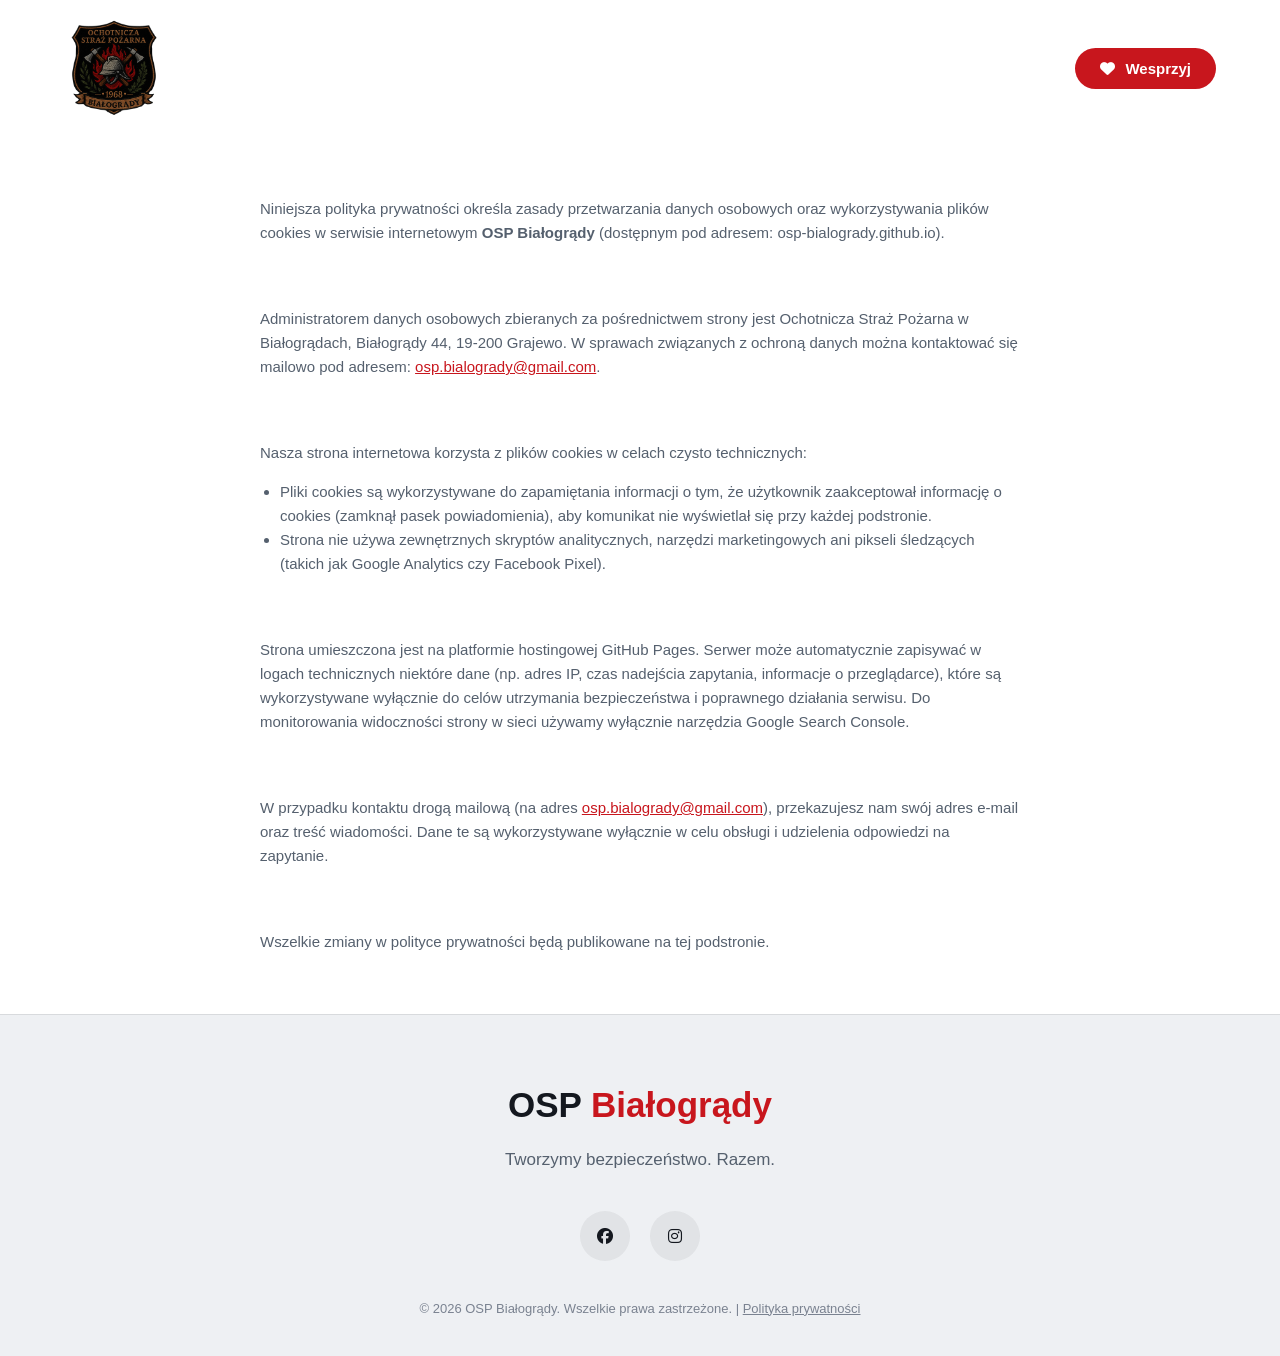
<file: polityka.html>
<!DOCTYPE html>
<html lang="pl">

<head>
    <meta charset="UTF-8">
    <meta name="viewport" content="width=device-width, initial-scale=1.0">
    <title>Polityka Prywatności | OSP Białogrądy</title>
    <meta name="robots" content="index, follow">
    <link rel="stylesheet" href="assets/css/style.css">
    <link rel="stylesheet" href="assets/css/navbar.css">
    <link rel="stylesheet" href="https://cdnjs.cloudflare.com/ajax/libs/font-awesome/6.6.0/css/all.min.css">
  <link rel="canonical" href="https://osp-bialogrady.github.io/polityka.html">
  <style>
        .policy-container {
            max-width: 800px;
            margin: 140px auto 60px auto;
            padding: 0 20px;
            color: var(--gray, #cccccc);
            font-family: inherit;
        }
        .policy-container h1 {
            color: #ffffff;
            margin-bottom: 20px;
            font-size: 32px;
        }
        .policy-container h2 {
            color: #ffffff;
            margin-top: 30px;
            margin-bottom: 10px;
            font-size: 20px;
        }
        .policy-container p, .policy-container ul {
            margin-bottom: 15px;
            line-height: 1.6;
            font-size: 15px;
        }
        .policy-container ul {
            padding-left: 20px;
        }
        .policy-container a {
            color: var(--primary, #e53935);
            text-decoration: underline;
        }
    </style>
    <link rel="stylesheet" href="assets/css/quality-overrides.css">
</head>

<body>

    <!-- NAVBAR (używa Twojego menu) -->
    <nav id="navbar">
        <div class="container nav-container">
            <div class="logo">
                <a href="index.html" style="display: flex; align-items: center; gap: 10px; text-decoration: none; color: inherit;">
                    <img src="assets/img/logo.png" alt="Logo OSP Białogrądy" style="height: 125px; width: auto;">
                </a>
            </div>
            <ul class="nav-links">
                <li><a href="index.html#about">O nas</a></li>
                <li><a href="index.html#missions">Działania</a></li>
                <li><a href="index.html#contact">Kontakt</a></li>
                <li>
                    <a href="https://www.siepomaga.pl/ospbialogrady" class="support-button" target="_blank" rel="noopener noreferrer">
                        <i class="fa-solid fa-heart"></i> Wesprzyj
                    </a>
                </li>
            </ul>
        </div>
    </nav>

    <!-- TREŚĆ POLITYKI PRYWATNOŚCI -->
    <main class="policy-container">
        <h1>Polityka Prywatności</h1>
        
        <p>Niniejsza polityka prywatności określa zasady przetwarzania danych osobowych oraz wykorzystywania plików cookies w serwisie internetowym <strong>OSP Białogrądy</strong> (dostępnym pod adresem: osp-bialogrady.github.io).</p>

        <h2>1. Administrator Danych</h2>
        <p>Administratorem danych osobowych zbieranych za pośrednictwem strony jest Ochotnicza Straż Pożarna w Białogrądach, Białogrądy 44, 19-200 Grajewo. W sprawach związanych z ochroną danych można kontaktować się mailowo pod adresem: <a href="mailto:osp.bialogrady@gmail.com">osp.bialogrady@gmail.com</a>.</p>

        <h2>2. Pliki Cookies (Ciasteczka)</h2>
        <p>Nasza strona internetowa korzysta z plików cookies w celach czysto technicznych:</p>
        <ul>
            <li>Pliki cookies są wykorzystywane do zapamiętania informacji o tym, że użytkownik zaakceptował informację o cookies (zamknął pasek powiadomienia), aby komunikat nie wyświetlał się przy każdej podstronie.</li>
            <li>Strona nie używa zewnętrznych skryptów analitycznych, narzędzi marketingowych ani pikseli śledzących (takich jak Google Analytics czy Facebook Pixel).</li>
        </ul>

        <h2>3. Logi serwera i Google Search Console</h2>
        <p>Strona umieszczona jest na platformie hostingowej GitHub Pages. Serwer może automatycznie zapisywać w logach technicznych niektóre dane (np. adres IP, czas nadejścia zapytania, informacje o przeglądarce), które są wykorzystywane wyłącznie do celów utrzymania bezpieczeństwa i poprawnego działania serwisu. Do monitorowania widoczności strony w sieci używamy wyłącznie narzędzia Google Search Console.</p>

        <h2>4. Kontakt z nami</h2>
        <p>W przypadku kontaktu drogą mailową (na adres <a href="mailto:osp.bialogrady@gmail.com">osp.bialogrady@gmail.com</a>), przekazujesz nam swój adres e-mail oraz treść wiadomości. Dane te są wykorzystywane wyłącznie w celu obsługi i udzielenia odpowiedzi na zapytanie.</p>

        <h2>5. Zmiany w Polityce Prywatności</h2>
        <p>Wszelkie zmiany w polityce prywatności będą publikowane na tej podstronie.</p>
    </main>

    <!-- STOPKA -->
    <footer>
        <div class="container">
            <div class="footer-logo">OSP <span>Białogrądy</span></div>
            <p>Tworzymy bezpieczeństwo. Razem.</p>
            <div class="socials">
                <a href="https://www.facebook.com/osp.bialogrady" target="_blank" rel="noopener noreferrer"><i class="fa-brands fa-facebook"></i></a>
                <a href="https://www.instagram.com/osp_bialogrady/" target="_blank" rel="noopener noreferrer"><i class="fa-brands fa-instagram"></i></a>
            </div>
            <div class="copyright">
                © 2026 OSP Białogrądy. Wszelkie prawa zastrzeżone. | <a href="polityka.html" style="color: inherit; text-decoration: underline;">Polityka prywatności</a>
            </div>
        </div>
    </footer>

    <script src="assets/js/app.js"></script>
</body>
</html>
</file>
<file: assets/css/quality-overrides.css>
/* OSP Białogrądy — warstwa jakościowa v2 */
:root {
  --osp-red: #c8161d;
  --osp-red-dark: #9d1016;
  --osp-ink: #14181f;
  --osp-muted: #55606e;
  --osp-surface: #f5f6f8;
  --osp-border: rgba(20, 24, 31, .12);
  --osp-radius: 22px;
  --osp-ease: cubic-bezier(.23, 1, .32, 1);
}

html { scroll-padding-top: 92px; }
body { text-rendering: optimizeLegibility; }
:focus-visible { outline: 3px solid #ffb400; outline-offset: 4px; }
button, a { -webkit-tap-highlight-color: transparent; }
button { font: inherit; }
[hidden] { display: none !important; }

/* Spójne, subtelniejsze przejścia zamiast agresywnego przesuwania elementów. */
.btn, .mission-card, .operation-box, .gallery-item, .support-button,
.nav-links a, .text-link { transition: transform .2s var(--osp-ease), box-shadow .2s var(--osp-ease), color .2s ease, background-color .2s ease; }
.btn:active, .support-button:active { transform: scale(.98); }

/* Główna nawigacja */
#navbar { padding: 18px 0; }
#navbar.scrolled { box-shadow: 0 10px 35px rgba(20, 24, 31, .08); }
#navbar .logo img { width: auto; height: clamp(68px, 8vw, 100px) !important; }
#navbar .nav-links a { white-space: nowrap; }
#navbar .mobile-menu { border: 0; background: transparent; cursor: pointer; padding: 10px; }

/* Hero: więcej hierarchii, mniej chaosu */
.hero { min-height: min(900px, 100svh); }
.hero-video { will-change: transform; }
.hero-overlay { background: linear-gradient(90deg, rgba(8, 12, 16, .93) 0%, rgba(8, 12, 16, .66) 55%, rgba(8, 12, 16, .5) 100%); }
.hero-content { align-items: flex-start; text-align: left; }
.hero h1 { max-width: 880px; font-size: clamp(48px, 7.2vw, 96px); letter-spacing: -.045em; }
.hero-content > p { margin-left: 0; margin-right: 0; max-width: 620px; }
.hero-buttons { justify-content: flex-start; }
.hero-info { gap: 34px; margin-top: 58px; }
.hero-info div { min-width: 112px; }

/* Czytelniejsza sekcja kontaktu i kart */
.mission-card, .operation-box, .intro-card, .gallery-item { border-radius: var(--osp-radius); }
.mission-card:hover, .operation-box:hover { transform: translateY(-5px); box-shadow: 0 20px 45px rgba(20, 24, 31, .12); }
.gallery-item { overflow: hidden; }
.gallery-item img { transition: transform .45s var(--osp-ease), filter .35s ease; }
.gallery-item:hover img { transform: scale(1.035); }

/* Baner cookies nie zasłania całej treści i ma czytelny układ. */
#simple-cookie-banner { padding: 13px 20px; min-height: 58px; }
#simple-cookie-banner p { max-width: 900px; }
#simple-cookie-banner button { transition: transform .2s ease, background-color .2s ease; }
#simple-cookie-banner button:hover { transform: translateY(-1px); }

/* Strony kampanii i podstrony: wspólne zabezpieczenia mediów. */
main img, section img, article img { height: auto; }
video { background: #101318; }

@media (max-width: 900px) {
  .hero { min-height: 760px; }
  .hero-content { align-items: center; text-align: center; }
  .hero-content > p { margin-left: auto; margin-right: auto; }
  .hero-buttons { justify-content: center; }
  .hero-info { gap: 22px; }
}

@media (max-width: 750px) {
  html { scroll-padding-top: 76px; }
  #navbar { padding: 10px 0; }
  #navbar .logo img { height: 64px !important; }
  #navbar .mobile-menu { display: block; color: #fff; font-size: 24px; }
  #navbar.scrolled .mobile-menu { color: var(--osp-ink); }
  #navbar .nav-links { gap: 18px; }
  #navbar .nav-links.open, #navbar .nav-links.active { display: flex; }
  .hero { min-height: 720px; }
  .hero h1 { font-size: clamp(42px, 13vw, 66px); line-height: .98; }
  .hero-content > p { font-size: 1rem; line-height: 1.6; }
  .hero-buttons { flex-direction: column; width: min(100%, 360px); gap: 10px; }
  .hero-buttons .btn { width: 100%; justify-content: center; }
  .hero-info { width: 100%; justify-content: center; gap: 14px; margin-top: 42px; }
  .hero-info div { min-width: 0; flex: 1; }
  .hero-info strong { font-size: 30px; }
  .hero-info span { font-size: 10px; letter-spacing: 1px; }
  #simple-cookie-banner { padding: 14px 16px; gap: 10px; }
  #simple-cookie-banner p { font-size: 12px; }
  #simple-cookie-banner button { width: 100%; }
}

@media (prefers-reduced-motion: reduce) {
  html { scroll-behavior: auto; }
  *, *::before, *::after { animation-duration: .01ms !important; animation-iteration-count: 1 !important; transition-duration: .01ms !important; }
}
</file>
<file: assets/css/style.css>
/* =====================================================
   OSP BIAŁOGRĄDY
   PREMIUM WEBSITE STYLE
   ===================================================== */


/* =========================
   ROOT
========================= */


:root {

    --primary: #c8161d;
    --primary-dark: #9c0f14;

    --black: #ffffff;  /* Jasne, urzędowe tło strony */
    --dark: #f5f6f8;   /* Jasne tło sekcji na przemian */
    --dark-light: #eef0f3;

    --white: #14181f;
    --gray: #55606e;   /* Ciemnoszary tekst drugorzędny na jasnym tle */
    --ink-mute: #838d99; /* Wyciszony szary do drobnych podpisów */

    --border:
    rgba(20,24,31,0.1);

    --glass:
    rgba(20,24,31,0.035);

    --shadow:
    0 20px 45px rgba(20,24,31,.08);

}





/* =========================
   RESET
========================= */


* {

    margin:0;
    padding:0;

    box-sizing:border-box;

}


html {

    scroll-behavior:smooth;

}



body {

    background:
    var(--black);

    color:
    var(--white);

    font-family:
    'Manrope',
    sans-serif;

    overflow-x:hidden;

}



img {

    max-width:100%;

    display:block;

}



a {

    text-decoration:none;

    color:inherit;

}



.container {

    width:min(1200px,90%);

    margin:auto;

}






/* =========================
   TYPOGRAPHY
========================= */


h1,h2,h3 {

    font-weight:800;

    letter-spacing:-1px;

}



h2 {

    font-size:
    clamp(36px,5vw,58px);

    line-height:
    1.1;

}



p {

    color:
    var(--gray); /* Ciemnoszary tekst dobrze czytelny na jasnym tle */

    line-height:
    1.8;

    font-size:
    17px;

}




.section-label {


    color:
    var(--primary);


    font-size:
    13px;


    font-weight:
    800;


    letter-spacing:
    4px;


    margin-bottom:
    20px;


}






/* =========================
   BUTTONS
========================= */


.btn {


    display:
    inline-flex;


    align-items:
    center;


    gap:
    10px;


    padding:
    16px 34px;


    border-radius:
    50px;


    font-weight:
    700;


    transition:
    .35s;


}




.btn.primary {


    background:
    var(--primary);


    color:white;


}



.btn.primary:hover {


    background:
    var(--primary-dark);


    transform:
    translateY(-5px);


    box-shadow:
    0 15px 35px rgba(215,25,32,.35);


}





.btn.outline {


    border:
    1px solid rgba(255,255,255,.3);


    color:white;


}



.btn.outline:hover {


    background:white;


    color:black;


}







/* =========================
   NAVBAR
========================= */


#navbar {


    position:
    fixed;


    top:0;


    left:0;


    width:100%;


    z-index:1000;


    padding:
    30px 0;


    transition:
    .4s;


}




#navbar.scrolled {


    background:
    rgba(255,255,255,.85); /* Jasna, przeszklona belka nawigacji po przewinięciu */


    backdrop-filter:
    blur(20px);


    padding:
    18px 0;


    border-bottom:
    1px solid var(--border);


}




.nav-container {


    display:
    flex;


    justify-content:
    space-between;


    align-items:
    center;


}





.logo {


    font-size:
    28px;


    font-weight:
    900;


}



.logo span {


    color:
    var(--primary);


}





.nav-links {


    display:
    flex;


    list-style:none;


    gap:
    35px;


    align-items:center;


}



.nav-links a {


    color:white;


    font-size:
    15px;


    font-weight:
    600;


    transition:
    .3s;


}



.nav-links a:hover {


    color:
    var(--primary);


}





.support-button {


    background:
    var(--primary);


    padding:
    12px 25px;


    border-radius:
    50px;


}





.mobile-menu {


    display:none;


    font-size:
    28px;

    color: #fff; /* Nad hero (wideo) menu jest białe */

}


/* Po przewinięciu belka jest jasna, więc tekst i ikony muszą być ciemne */
#navbar.scrolled .nav-links a,
#navbar.scrolled .mobile-menu {

    color: var(--white);

}

.support-button {

    color: #fff; /* Przycisk zawsze na czerwonym tle, więc tekst zostaje biały */

}






/* =========================
   HERO
========================= */


.hero {


    height:
    100vh;


    min-height:
    750px;


    position:
    relative;


    display:
    flex;


    align-items:center;


}



.hero-video {


    position:
    absolute;


    inset:
    0;


    width:
    100%;


    height:
    100%;


    object-fit:
    cover;


}



.hero-overlay {


    position:absolute;


    inset:0;


    background:


    linear-gradient(
    90deg,
    rgba(17,20,24,.95),
    rgba(17,20,24,.6),
    rgba(17,20,24,.85)
    );


}



.hero-content {


    position:
    relative;


    z-index:
    2;
    display: flex;
    flex-direction: column;
    align-items: center;
    text-align: center;
    padding-top: 80px;
}



.hero-label {


    display:
    inline-flex;


    gap:
    10px;


    align-items:center;


    padding:
    10px 20px;


    border:
    1px solid rgba(255,255,255,.15);


    border-radius:
    50px;


    background:
    rgba(255,255,255,.05);


    margin-bottom:
    35px;


    font-weight:
    700;


    font-size:
    13px;


}



.hero h1 {


    font-size:
    clamp(55px,8vw,110px);


    line-height:
    .95;


    max-width:
    950px;
	
	color: #fff;
}



.hero h1 span {


    color:
    var(--primary);


}
/* =========================
   HERO CONTINUATION
========================= */


.hero h1 span {

    display:inline-block;

}


.hero-content > p {


    max-width:
    700px;


    margin:
    1.5rem auto 2.5rem auto;


    font-size:
    1.2rem;


    color:
    #dedede;

}



.hero-buttons {


    display:
    flex;


    gap:
    1rem;


    margin-top:
    40px;
    justify-content: center;

}



.hero-info {


    display:
    flex;


    gap:
    50px;


    margin-top:
    80px;


}



.hero-info div {


    display:
    flex;


    flex-direction:
    column;


}



.hero-info strong {


    font-size:
    42px;


    color:white;


}



.hero-info span {


    color:
    #ccc;


    text-transform:
    uppercase;


    font-size:
    12px;


    letter-spacing:
    2px;


}




.scroll-indicator {


    position:absolute;


    bottom:
    35px;


    left:
    50%;


    transform:
    translateX(-50%);


    display:
    flex;


    flex-direction:
    column;


    align-items:center;


    gap:
    10px;


    color:#ccc;


    font-size:12px;


    text-transform:
    uppercase;


    letter-spacing:
    3px;


}




.scroll-indicator i {


    animation:
    bounce 2s infinite;


}


@keyframes bounce {


    0%,100%{

        transform:translateY(0);

    }


    50%{

        transform:translateY(10px);

    }


}






/* =========================
   INTRO SECTION
========================= */


.intro {


    padding:
    130px 0;
position: relative;
    background: var(--black); /* Gwarantuje pełne, kryjące tło */
    z-index: 3; /* Kolejna sekcja czysto nachodzi na hero */

}



.intro-grid {


    display:
    grid;


    grid-template-columns:
    1.2fr .8fr;


    gap:
    80px;


    align-items:center;


}




.intro-text p {


    margin-bottom:
    25px;


}



.text-link {


    display:
    inline-flex;


    gap:
    15px;


    align-items:center;


    margin-top:
    20px;


    color:white;


    font-weight:
    700;


}



.text-link:hover {


    color:
    var(--primary);


}







/* =========================
   INTRO CARD
========================= */


.intro-card {


    padding:
    45px;


    background:
    linear-gradient(
    145deg,
    #ffffff,
    #f5f6f8
    );


    border:
    1px solid var(--border);


    border-radius:
    30px;


    box-shadow:
    var(--shadow);


}



.card-icon {


    width:
    80px;


    height:
    80px;


    display:
    flex;


    justify-content:center;


    align-items:center;


    border-radius:
    50%;


    background:
    rgba(215,25,32,.15);


    color:
    var(--primary);


    font-size:
    35px;


    margin-bottom:
    30px;


}




.intro-card h3 {


    font-size:
    28px;


    margin-bottom:
    20px;


}



.mini-stats {


    display:
    grid;


    grid-template-columns:
    1fr 1fr;


    gap:
    20px;


    margin-top:
    35px;


}



.mini-stats div {


    background:
    rgba(20,24,31,.035);


    padding:
    25px;


    border-radius:
    20px;


}



.mini-stats strong {


    display:block;


    font-size:
    42px;


    color:
    var(--primary);


}



.mini-stats span {


    font-size:
    13px;


    color:
    var(--ink-mute);


}






/* =========================
   MISSIONS
========================= */


.missions {


    padding:
    120px 0;


    background:
    var(--dark);


}




.section-header {


    max-width:
    750px;


    margin-bottom:
    70px;


}



.section-header p {


    margin-top:
    20px;


}





.missions-grid {


    display:
    grid;


    grid-template-columns:
    repeat(4,1fr);


    gap:
    25px;


}





.mission-card {


    padding:
    35px;


    min-height:
    390px;


    background:
    linear-gradient(
    145deg,
    #ffffff,
    #f7f8fa
    );


    border:
    1px solid var(--border);


    border-radius:
    28px;


    display:
    flex;


    flex-direction:
    column;


    transition:
    .4s;


}



.mission-card:hover {


    transform:
    translateY(-12px);


    border-color:
    rgba(215,25,32,.7);


    box-shadow:
    0 20px 45px rgba(20,24,31,.12);


}





.mission-top {


    display:
    flex;


    justify-content:
    space-between;


    align-items:center;


    margin-bottom:
    30px;


}




.mission-icon {


    width:
    60px;


    height:
    60px;


    border-radius:
    18px;


    display:flex;


    align-items:center;


    justify-content:center;


    background:
    rgba(215,25,32,.15);


    color:
    var(--primary);


    font-size:
    25px;


}




.mission-status {


    font-size:
    11px;


    font-weight:
    800;


    color:
    #b8860a;


}



.mission-status.active {


    color:
    #15803d;


}



.mission-status.recruit {


    color:
    #1d4ed8;


}




.mission-card h3 {


    font-size:
    23px;


    margin-bottom:
    20px;


}




.mission-card p {


    font-size:
    15px;


    flex-grow:1;


}




.mission-footer {


    display:
    flex;


    justify-content:
    space-between;


    align-items:center;


    margin-top:
    30px;


    color:
    var(--white);


    font-weight:
    700;


}



.mission-footer i {


    color:
    var(--primary);


}

/* =========================
   OPERATIONS CENTER
========================= */


.operations {


    padding:
    120px 0;


    background:
    linear-gradient(
    180deg,
    var(--dark),
    var(--dark-light)
    );


}




.operations-grid {


    display:
    grid;


    grid-template-columns:
    repeat(4,1fr);


    gap:
    25px;


}




.operation-box {


    background:
    rgba(20,24,31,.035);


    border:
    1px solid var(--border);


    border-radius:
    25px;


    padding:
    35px;


    min-height:
    230px;


    transition:
    .4s;


}



.operation-box:hover {


    transform:
    translateY(-8px);


    border-color:
    var(--primary);


}




.operation-box > i {


    font-size:
    35px;


    color:
    var(--primary);


    margin-bottom:
    25px;


}



.operation-box h3 {


    font-size:
    22px;


    margin-bottom:
    20px;


}





.operation-header {


    display:
    flex;


    justify-content:
    space-between;


    align-items:center;


}



.online {


    background:
    rgba(21,128,61,.12);


    color:
    #15803d;


    padding:
    7px 14px;


    border-radius:
    50px;


    font-size:
    12px;


    font-weight:
    800;


}




.progress-container {
    margin: 35px 0 20px;
    background: #e6e8ec; /* Jasnoszare tło całego paska */
    border-radius: 50px;
    overflow: hidden;
}




.progress-line {
    height: 15px;
    background: linear-gradient(90deg, #d71920, #ff5158); /* Czerwony gradient */
    border-radius: 50px;
    box-shadow: 0 0 15px rgba(215, 25, 32, 0.5); /* Poświata */
    position: relative;
    transition: width 0.6s ease; /* Płynna zmiana przy odświeżeniu */
}
/* Wewnętrzny pasek z gradientem i poświatą */
.progress-fill {
    position: absolute;
    top: 0;
    left: 0;
    width: 100%;
    height: 100%;
    background: linear-gradient(90deg, #d71920, #ff5158);
    border-radius: inherit;
    box-shadow: 0 0 12px rgba(215, 25, 32, 0.4); /* Delikatna czerwona poświata */
}


.progress-line::before {


    content:"";


    display:block;


    width:
    100%;


    height:100%;


    background:
    linear-gradient(
    90deg,
    #d71920,
    #ff5158
    );


    border-radius:
    inherit;


}




.counter {


    display:
    flex;


    align-items:center;


    gap:
    10px;


}




.counter strong {


    font-size:
    40px;


}



.counter span {


    color:
    var(--ink-mute);


    font-size:
    18px;


}





.status-green {


    color:
    #15803d;


    font-size:
    13px;


    font-weight:
    800;


}





/* =========================
   WHY SECTION
========================= */


.why {


    padding:
    130px 0;


}



.why-grid {


    display:
    grid;


    grid-template-columns:
    repeat(4,1fr);


    gap:
    25px;


}



.why-item {


    padding:
    35px;


    background:
    #ffffff;


    border-radius:
    25px;


    border:
    1px solid var(--border);

    box-shadow:
    0 10px 30px rgba(20,24,31,.05);


    transition:
    .35s;


}




.why-item:hover {


    transform:
    translateY(-10px);


}



.why-item i {


    font-size:
    40px;


    color:
    var(--primary);


    margin-bottom:
    25px;


}



.why-item h3 {


    font-size:
    23px;


    margin-bottom:
    15px;


}





/* =========================
   NUMBERS
========================= */


.numbers {


    padding:
    90px 0;


    background:
    var(--dark);


}



.numbers-grid {


    display:
    grid;


    grid-template-columns:
    repeat(4,1fr);


    gap:
    25px;


}




.number-card {


    text-align:center;


    padding:
    40px 20px;


    border-right:
    1px solid var(--border);


}



.number-card strong {


    display:block;


    font-size:
    clamp(45px,5vw,70px);


    color:
    var(--primary);


    line-height:
    1;


}



.number-card span {


    display:block;


    margin-top:
    15px;


    color:
    var(--ink-mute);


    font-size:
    12px;


    letter-spacing:
    2px;


    font-weight:
    700;


}







/* =========================
   STORY SECTION
========================= */


.story {


    position:
    relative;


    padding:
    180px 0;


    overflow:hidden;


}




.story-background {


    position:absolute;


    inset:0;


    background:


    linear-gradient(
    rgba(17,20,24,.85),
    rgba(17,20,24,.95)
    ),

    url("../img/historia.jpg");


    background-size:
    cover;


    background-position:
    center;


}



.story-content {


    position:
    relative;


    max-width:
    800px;

	 color: #fff;
}



.story-content p {


    font-size:
    20px;


    margin-bottom:
    25px;
color: #d8dde3;

}



.story-content strong {


   color: var(--primary);



}





/* =========================
   GALLERY
========================= */


.gallery {


    padding:
    130px 0;


}



.gallery-grid {


    display:
    grid;


    grid-template-columns:
    repeat(3,1fr);


    gap:
    25px;


}




.gallery-item {


    height:
    330px;


    overflow:hidden;


    border-radius:
    25px;


    position:
    relative;


}



.gallery-item img {


    width:
    100%;


    height:
    100%;


    object-fit:
    cover;


    transition:
    .6s;


}



.gallery-item:hover img {


    transform:
    scale(1.12);


}




.gallery-overlay {


    position:absolute;


    inset:0;


    background:
    rgba(215,25,32,.7);


    display:flex;


    justify-content:center;


    align-items:center;


    opacity:0;


    transition:
    .4s;


}



.gallery-overlay i {


    font-size:
    40px;


}




.gallery-item:hover .gallery-overlay {


    opacity:1;


}
/* =========================
   SUPPORT SECTION
========================= */


.support {


    padding:
    130px 0;


}



.support-box {


    display:
    grid;


    grid-template-columns:
    1fr .8fr;


    overflow:hidden;


    border-radius:
    35px;


    background:
    linear-gradient(
    135deg,
    #ffffff,
    #f5f6f8
    );


    border:
    1px solid var(--border);

    box-shadow:
    var(--shadow);


}



.support-content {


    padding:
    70px;


}



.support-content p {


    max-width:
    600px;


    margin-bottom:
    35px;


}



.support-buttons {


    display:
    flex;


    gap:
    20px;


}



.support-content .btn.outline {

    border-color: rgba(20,24,31,.2);
    color: var(--white);

}

.support-image {


    min-height:
    450px;


}



.support-image img {


    width:
    100%;


    height:
    100%;


    object-fit:
    cover;


}







/* =========================
   CONTACT
========================= */


.contact {


    padding:
    120px 0;


    background:
    var(--dark);


}



.contact-grid {


    display:
    grid;


    grid-template-columns:
    1fr 1fr;


    gap:
    60px;


    align-items:center;


}




.contact-info {


    display:
    flex;


    flex-direction:
    column;


    gap:
    25px;


}




.contact-info div {


    display:
    flex;


    align-items:center;


    gap:
    20px;


    padding:
    25px;


    background:
    rgba(20,24,31,.035);


    border-radius:
    20px;


    border:
    1px solid var(--border);


}




.contact-info i {


    width:
    45px;


    height:
    45px;


    display:flex;


    align-items:center;


    justify-content:center;


    border-radius:
    50%;


    background:
    rgba(215,25,32,.15);


    color:
    var(--primary);


    font-size:
    20px;


}





/* =========================
   FOOTER
========================= */


footer {


    padding:
    70px 0 40px;


    text-align:center;


    background:
    var(--dark-light);


    border-top:
    1px solid var(--border);


}



.footer-logo {


    font-size:
    35px;


    font-weight:
    900;


}



.footer-logo span {


    color:
    var(--primary);


}




footer p {


    margin:
    20px 0 35px;


}




.socials {


    display:
    flex;


    justify-content:center;


    gap:
    20px;


}



.socials a {


    width:
    50px;


    height:
    50px;


    display:flex;


    align-items:center;


    justify-content:center;


    border-radius:
    50%;


    background:
    rgba(20,24,31,.06);


    transition:
    .3s;


}



.socials a:hover {


    background:
    var(--primary);

    color:
    #fff;


    transform:
    translateY(-5px);


}



.copyright {


    margin-top:
    40px;


    color:
    #7a8290;


    font-size:
    13px;


}






/* =========================
   ANIMATION CLASSES
========================= */


.fade-up {


    opacity:0;


    transform:
    translateY(40px);


}



.fade-left {


    opacity:0;


    transform:
    translateX(-40px);


}



.fade-right {


    opacity:0;


    transform:
    translateX(40px);


}






/* =========================
   TABLET
========================= */


@media(max-width:1100px){


    .missions-grid,
    .operations-grid,
    .why-grid {


        grid-template-columns:
        repeat(2,1fr);


    }



    .intro-grid {


        grid-template-columns:
        1fr;


    }



    .hero-info {


        gap:
        25px;


    }



    .support-box {


        grid-template-columns:
        1fr;


    }



}







/* =========================
   MOBILE
========================= */


@media(max-width:750px){



    .container {


        width:
        90%;


    }




    .nav-links {


        display:none;


    }



    .mobile-menu {


        display:block;


    }




    .hero {


        min-height:
        850px;


    }




    .hero h1 {


        font-size:
        45px;


    }




    .hero-content > p {


        font-size:
        17px;


    }



    .hero-buttons {


        flex-direction:
        column;


        align-items:
        flex-start;


    }




    .hero-info {


        flex-direction:
        column;


        margin-top:
        50px;


        gap:
        20px;


    }




    .missions-grid,
    .operations-grid,
    .why-grid,
    .gallery-grid,
    .numbers-grid,
    .contact-grid {


        grid-template-columns:
        1fr;


    }




    .number-card {


        border-right:
        none;


        border-bottom:
        1px solid var(--border);


    }




    .support-content {


        padding:
        35px;


    }




    .support-buttons {


        flex-direction:
        column;


    }




    h2 {


        font-size:
        34px;


    }




}






/* =========================
   SCROLLBAR
========================= */


::-webkit-scrollbar {


    width:
    10px;


}



::-webkit-scrollbar-track {


    background:
    #eef0f3;


}



::-webkit-scrollbar-thumb {


    background:
    var(--primary);


    border-radius:
    20px;


}

/* Poprawka stabilności przycisków na mobile */
.btn {
    -webkit-tap-highlight-color: transparent;
}
.btn.primary::before {
    content: "";
    position: absolute;
    top: 0;
    left: -120%;
    width: 100%;
    height: 100%;
    background: linear-gradient(90deg, transparent, rgba(255,255,255,.25), transparent);
    transition: 0.8s;
    z-index: 1;
}
.btn.primary {
    position: relative;
    overflow: hidden;
}
.btn.primary i, .btn.primary span {
    position: relative;
    z-index: 2;
}

/* Wymuszenie tła pod filmami i grafikami */
html, body {
    background-color: var(--black);
    overflow-x: hidden;
    width: 100%;
}

/* =====================================================
   POPRAWKI RESPSYWNOŚCI DLA TEL (MOBILE FIXES)
===================================================== */

/* Poprawka dla nowej sekcji O nas (intro-grid-advanced) na mobile */
@media (max-width: 900px) {
    .intro-grid-advanced,
    .intro-grid {
        display: flex !important;
        flex-direction: column !important;
        gap: 30px !important;
    }
	.hero-content{
		padding-top: 150px;
	}
}

/* Styl dla wysuwanego/rozkładanego menu mobilnego w nawigacji */
@media (max-width: 750px) {
    .nav-links {
        position: fixed;
        top: 0;
        right: -100%; /* Domyślnie schowane poza prawą krawędź ekranu */
        width: 80%;
        max-width: 320px;
        height: 100vh;
        background: rgba(17, 20, 24, 0.98);
        backdrop-filter: blur(20px);
        flex-direction: column;
        justify-content: center;
        align-items: center;
        gap: 25px;
        transition: right 0.4s ease-in-out;
        z-index: 1001;
        border-left: 1px solid var(--border);
        box-shadow: -10px 0 30px rgba(0,0,0,0.8);
    }

    /* Klasa dodawana przez JavaScript, gdy menu jest otwarte */
    .nav-links.open {
        right: 0;
    }

    /* Przycisk menu (hamburger) zawsze na wierzchu */
    .mobile-menu {
        display: block;
        z-index: 1002;
        cursor: pointer;
        padding: 10px;
    }
}

/* Zabezpieczenie przed rozjeżdżaniem się długich tekstów i przycisków na małych ekranach */
img, video {
    max-width: 100%;
    height: auto;
}

.hero-buttons {
    width: 100%;
    box-sizing: border-box;
}

.hero-buttons .btn {
    width: 100%;
    justify-content: center;
}

@media (max-width: 750px){
	.hero h1{
		font-size:30px;
	}
	.scroll-indicator{
	display:none;
	}
}

@media (max-width: 750px) {
    
    #navbar.scrolled .nav-links a
     {
        color: #ffffff;
    }
}

@media (max-width: 750px) {
    
   
    #navbar.scrolled .mobile-menu {
        color: red;
    }
}

#simple-cookie-banner {
    position: fixed;
    bottom: 0;
    left: 0;
    width: 100%;
    background-color: #1a1a1a;
    color: #ffffff;
    padding: 15px 20px;
    display: flex;
    justify-content: space-between;
    align-items: center;
    gap: 20px;
    box-sizing: border-box;
    z-index: 9999;
    font-family: inherit;
    box-shadow: 0 -2px 10px rgba(0,0,0,0.3);
}

#simple-cookie-banner p {
    margin: 0;
    font-size: 14px;
    line-height: 1.4;
}

#simple-cookie-banner a {
    color: #ff5252;
    text-decoration: underline;
}

#simple-cookie-banner button {
    background-color: #e53935; /* Czerwony motyw OSP */
    color: #ffffff;
    border: none;
    padding: 10px 20px;
    font-weight: bold;
    border-radius: 4px;
    cursor: pointer;
    white-space: nowrap;
}

#simple-cookie-banner button:hover {
    background-color: #c62828;
}

@media(max-width: 768px) {
    #simple-cookie-banner {
        flex-direction: column;
        align-items: flex-start;
    }
}
</file>
<file: assets/css/navbar.css>
/* =====================================================
   OSP BIAŁOGRĄDY
   NAVBAR PREMIUM
===================================================== */


/* =========================
   DESKTOP NAV EFFECTS
========================= */


.nav-container {

    position:relative;

}



.nav-links {

    transition:.4s ease;

}



.nav-links li {

    position:relative;

}



.nav-links li a:not(.support-button)::after {


    content:"";


    position:absolute;


    left:0;


    bottom:-8px;


    width:0;


    height:2px;


    background:
    var(--primary);


    transition:.35s;


}



.nav-links li a:not(.support-button):hover::after {


    width:100%;


}





/* =========================
   SUPPORT BUTTON
========================= */


.support-button {


    display:flex;


    align-items:center;


    gap:10px;


    transition:.35s;


}



.support-button:hover {


    transform:
    translateY(-3px);


    box-shadow:
    0 10px 30px rgba(215,25,32,.5);


}






/* =========================
   MOBILE BUTTON
========================= */


.mobile-menu {


    cursor:pointer;


    z-index:2000;


}



.mobile-menu i {


    transition:.4s;


}



.mobile-menu.active i {


    transform:
    rotate(90deg);


}







/* =========================
   MOBILE MENU PANEL
========================= */


@media(max-width:750px){



.nav-links {


    position:
    fixed;


    top:0;


    right:-100%;


    width:
    80%;


    height:
    100vh;


    background:
    rgba(5,5,5,.96);


    backdrop-filter:
    blur(20px);


    display:
    flex;


    flex-direction:
    column;


    justify-content:center;


    align-items:center;


    gap:35px;


    transition:
    .5s;


    border-left:
    1px solid rgba(255,255,255,.1);


}



.nav-links.open {


    right:0;


}



.nav-links a {


    font-size:
    22px;


}



.support-button {


    padding:
    15px 30px;


}



}
</file>
